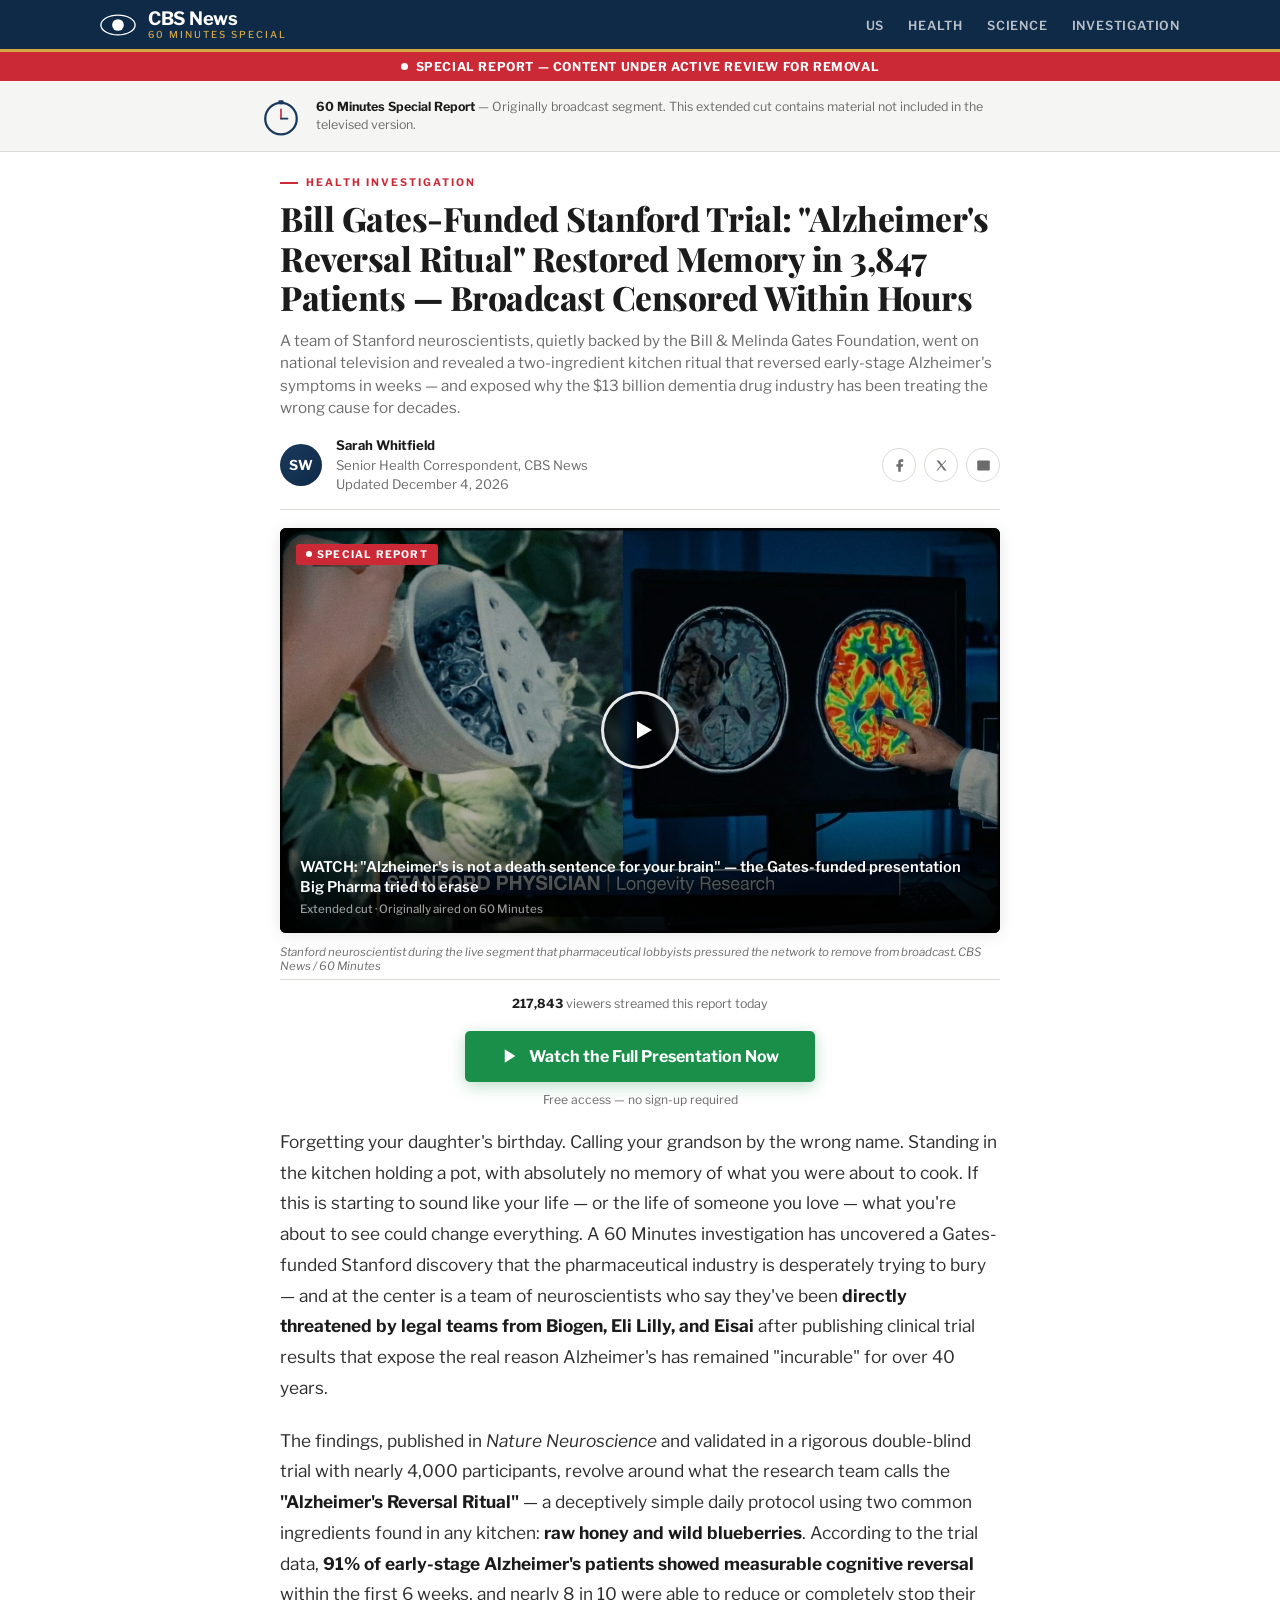
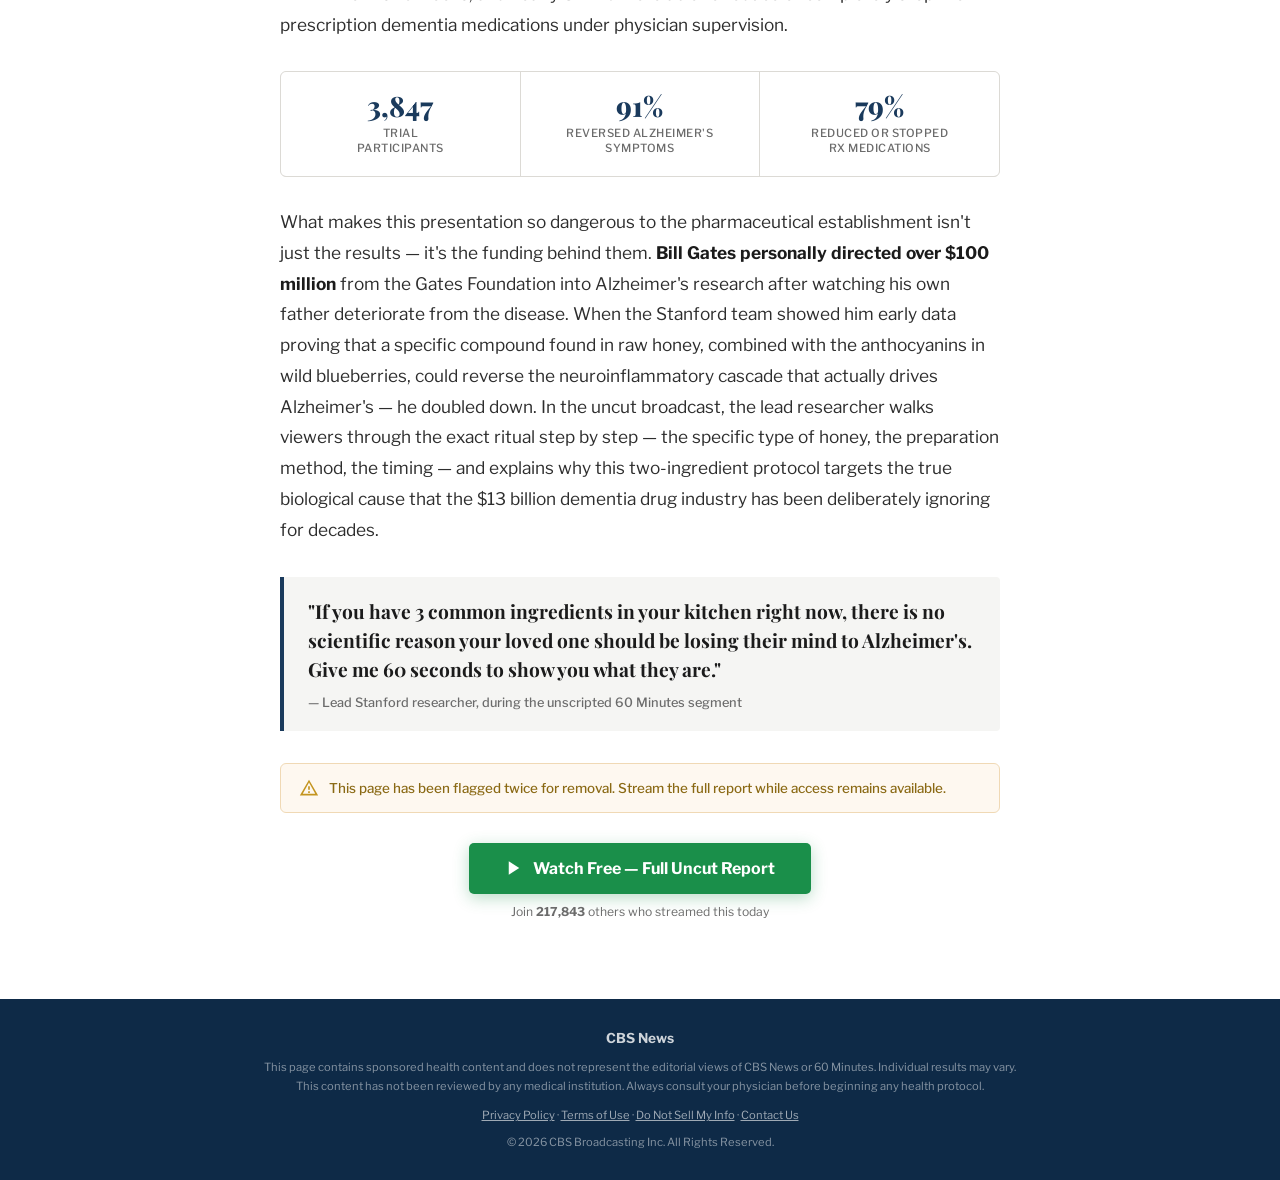
<file: pressellmemoria955/index.html>
<!DOCTYPE html>
<html lang="en">
<head>
<meta charset="UTF-8">
<meta name="viewport" content="width=device-width, initial-scale=1.0">
<title>Bill Gates-Funded Stanford Discovery: "Alzheimer's Reversal Ritual" Restores Memory | CBS Reports</title>
<link rel="preconnect" href="https://fonts.googleapis.com">
<link href="https://fonts.googleapis.com/css2?family=Libre+Franklin:ital,wght@0,400;0,500;0,600;0,700;0,800;1,400&family=Playfair+Display:wght@700;800&display=swap" rel="stylesheet">
<style>
  :root {
    --cbs-blue: #1a3a5c;
    --cbs-blue-deep: #0e2a47;
    --cbs-gold: #d4a843;
    --cbs-red: #cc2936;
    --text-primary: #1b1b1b;
    --text-body: #2d2d2d;
    --text-caption: #6b6b6b;
    --bg: #ffffff;
    --bg-light: #f5f5f3;
    --border: #dcdad5;
    --cta-green: #1a8f4a;
    --cta-green-hover: #15793e;
  }

  * { margin: 0; padding: 0; box-sizing: border-box; }

  body {
    font-family: 'Libre Franklin', 'Helvetica Neue', Arial, sans-serif;
    background: var(--bg);
    color: var(--text-body);
    -webkit-font-smoothing: antialiased;
    -moz-osx-font-smoothing: grayscale;
  }

  /* ═══════ TOP NAV BAR — CBS STYLE ═══════ */
  .nav-bar {
    background: var(--cbs-blue-deep);
    padding: 0 20px;
    height: 52px;
    display: flex;
    align-items: center;
    justify-content: center;
    position: sticky;
    top: 0;
    z-index: 100;
    border-bottom: 3px solid var(--cbs-gold);
  }
  .nav-inner {
    max-width: 1080px;
    width: 100%;
    display: flex;
    align-items: center;
    justify-content: space-between;
  }
  .nav-logo {
    display: flex;
    align-items: center;
    gap: 12px;
    text-decoration: none;
  }
  .cbs-eye {
    width: 36px;
    height: 36px;
    position: relative;
    display: flex;
    align-items: center;
    justify-content: center;
  }
  .cbs-eye svg { width: 36px; height: 36px; }
  .nav-brand {
    color: #fff;
    font-weight: 700;
    font-size: 1.15rem;
    letter-spacing: -0.3px;
    line-height: 1;
  }
  .nav-brand span {
    display: block;
    font-size: 0.6rem;
    font-weight: 500;
    color: var(--cbs-gold);
    letter-spacing: 2px;
    text-transform: uppercase;
    margin-top: 2px;
  }
  .nav-links {
    display: flex;
    gap: 24px;
    list-style: none;
  }
  .nav-links a {
    color: rgba(255,255,255,0.7);
    text-decoration: none;
    font-size: 0.78rem;
    font-weight: 600;
    text-transform: uppercase;
    letter-spacing: 0.8px;
    transition: color 0.2s;
  }
  .nav-links a:hover { color: #fff; }

  /* ═══════ BREAKING STRIP ═══════ */
  .breaking-strip {
    background: var(--cbs-red);
    color: #fff;
    font-size: 0.76rem;
    font-weight: 700;
    text-align: center;
    padding: 7px 16px;
    letter-spacing: 0.6px;
    text-transform: uppercase;
    display: flex;
    align-items: center;
    justify-content: center;
    gap: 8px;
  }
  .breaking-strip .live-dot {
    width: 7px;
    height: 7px;
    background: #fff;
    border-radius: 50%;
    animation: pulse-dot 1.2s ease-in-out infinite;
  }
  @keyframes pulse-dot {
    0%, 100% { opacity: 1; transform: scale(1); }
    50% { opacity: 0.4; transform: scale(0.75); }
  }

  /* ═══════ 60 MINUTES BRANDING ═══════ */
  .sixty-bar {
    background: var(--bg-light);
    border-bottom: 1px solid var(--border);
    padding: 14px 20px;
  }
  .sixty-inner {
    max-width: 760px;
    margin: 0 auto;
    display: flex;
    align-items: center;
    gap: 14px;
  }
  .stopwatch-icon {
    width: 42px;
    height: 42px;
    flex-shrink: 0;
  }
  .sixty-text {
    font-size: 0.78rem;
    color: var(--text-caption);
    line-height: 1.45;
  }
  .sixty-text strong {
    color: var(--text-primary);
    font-weight: 700;
  }

  /* ═══════ ARTICLE ═══════ */
  .article-container {
    max-width: 760px;
    margin: 0 auto;
    padding: 24px 20px 60px;
  }

  .section-label {
    font-size: 0.65rem;
    font-weight: 700;
    text-transform: uppercase;
    letter-spacing: 2px;
    color: var(--cbs-red);
    margin-bottom: 10px;
    display: flex;
    align-items: center;
    gap: 8px;
  }
  .section-label::before {
    content: '';
    width: 18px;
    height: 2px;
    background: var(--cbs-red);
  }

  h1 {
    font-family: 'Playfair Display', Georgia, serif;
    font-size: clamp(1.45rem, 4.5vw, 2.1rem);
    font-weight: 800;
    line-height: 1.18;
    color: var(--text-primary);
    margin-bottom: 12px;
    letter-spacing: -0.5px;
    transition: color 0.2s ease;
  }
  a:hover h1 { color: var(--cbs-blue); }

  .deck {
    font-size: 0.95rem;
    line-height: 1.48;
    color: var(--text-caption);
    margin-bottom: 16px;
    font-weight: 400;
  }

  .byline-block {
    display: flex;
    align-items: center;
    gap: 14px;
    padding-bottom: 14px;
    margin-bottom: 18px;
    border-bottom: 1px solid var(--border);
  }
  .byline-avatar {
    width: 42px;
    height: 42px;
    border-radius: 50%;
    background: linear-gradient(135deg, var(--cbs-blue), var(--cbs-blue-deep));
    display: flex;
    align-items: center;
    justify-content: center;
    color: #fff;
    font-size: 0.85rem;
    font-weight: 700;
    flex-shrink: 0;
  }
  .byline-info {
    font-size: 0.82rem;
    line-height: 1.5;
  }
  .byline-info .name {
    font-weight: 700;
    color: var(--text-primary);
  }
  .byline-info .role {
    color: var(--text-caption);
  }
  .byline-info .date {
    color: var(--text-caption);
  }
  .share-icons {
    margin-left: auto;
    display: flex;
    gap: 8px;
  }
  .share-btn {
    width: 34px;
    height: 34px;
    border: 1px solid var(--border);
    border-radius: 50%;
    display: flex;
    align-items: center;
    justify-content: center;
    cursor: pointer;
    transition: all 0.2s;
    background: none;
  }
  .share-btn:hover {
    background: var(--bg-light);
    border-color: #bbb;
  }
  .share-btn svg { width: 15px; height: 15px; fill: var(--text-caption); }

  /* ═══════ VIDEO THUMBNAIL ═══════ */
  .video-block {
    display: block;
    position: relative;
    margin-bottom: 6px;
    border-radius: 6px;
    overflow: hidden;
    cursor: pointer;
    box-shadow: 0 2px 16px rgba(0,0,0,0.1);
    background: #000;
  }
  .video-block img {
    width: 100%;
    display: block;
    aspect-ratio: 16/9;
    object-fit: cover;
    filter: brightness(0.75);
    transition: filter 0.35s ease;
  }
  .video-block:hover img { filter: brightness(0.6); }

  .video-overlay {
    position: absolute;
    inset: 0;
    display: flex;
    flex-direction: column;
    align-items: center;
    justify-content: center;
    pointer-events: none;
    overflow: hidden;
  }
  .video-badge {
    position: absolute;
    top: 16px;
    left: 16px;
    background: var(--cbs-red);
    color: #fff;
    font-size: 0.65rem;
    font-weight: 700;
    text-transform: uppercase;
    letter-spacing: 1.2px;
    padding: 4px 10px;
    border-radius: 3px;
    display: flex;
    align-items: center;
    gap: 5px;
  }
  .video-badge .rec-dot {
    width: 6px;
    height: 6px;
    background: #fff;
    border-radius: 50%;
    animation: pulse-dot 1s ease-in-out infinite;
  }
  .play-circle {
    width: 78px;
    height: 78px;
    border: 3px solid rgba(255,255,255,0.9);
    border-radius: 50%;
    display: flex;
    align-items: center;
    justify-content: center;
    background: rgba(0,0,0,0.35);
    backdrop-filter: blur(4px);
    transition: transform 0.3s ease, background 0.3s ease;
  }
  .video-block:hover .play-circle {
    transform: scale(1.08);
    background: rgba(204,41,54,0.7);
  }
  .play-circle svg {
    width: 30px;
    height: 30px;
    fill: #fff;
    margin-left: 4px;
  }
  .video-title-bar {
    position: absolute;
    bottom: 0;
    left: 0;
    right: 0;
    background: linear-gradient(transparent, rgba(0,0,0,0.85));
    padding: 40px 20px 16px;
  }
  .video-title-bar p {
    color: #fff;
    font-size: 0.92rem;
    font-weight: 600;
    line-height: 1.4;
  }
  .video-title-bar .duration {
    color: rgba(255,255,255,0.6);
    font-size: 0.72rem;
    font-weight: 500;
    margin-top: 4px;
  }

  .video-caption {
    font-size: 0.72rem;
    color: var(--text-caption);
    margin-bottom: 16px;
    padding: 6px 0;
    border-bottom: 1px solid var(--border);
    font-style: italic;
  }

  /* ═══════ CTA ═══════ */
  .cta-wrap {
    text-align: center;
    margin: 20px 0;
  }
  .cta-btn {
    display: inline-flex;
    align-items: center;
    gap: 10px;
    background: var(--cta-green);
    color: #fff;
    font-family: 'Libre Franklin', sans-serif;
    font-size: 1rem;
    font-weight: 700;
    padding: 16px 36px;
    border: none;
    border-radius: 5px;
    text-decoration: none;
    cursor: pointer;
    box-shadow: 0 4px 16px rgba(26,143,74,0.3);
    transition: all 0.25s ease;
    animation: gentle-glow 2.8s ease-in-out infinite;
  }
  .cta-btn:hover {
    background: var(--cta-green-hover);
    transform: translateY(-1px);
    box-shadow: 0 6px 22px rgba(26,143,74,0.4);
    animation: none;
  }
  .cta-btn svg { width: 18px; height: 18px; fill: #fff; flex-shrink: 0; }
  @keyframes gentle-glow {
    0%, 100% { box-shadow: 0 4px 16px rgba(26,143,74,0.3); }
    50% { box-shadow: 0 4px 28px rgba(26,143,74,0.5); }
  }
  .cta-note {
    font-size: 0.76rem;
    color: var(--text-caption);
    margin-top: 10px;
  }

  /* ═══════ BODY TEXT ═══════ */
  .body-text p {
    font-size: 1.08rem;
    line-height: 1.78;
    margin-bottom: 22px;
    color: var(--text-body);
  }
  .body-text strong { color: var(--text-primary); }

  /* ═══════ PULL QUOTE ═══════ */
  .pull-quote {
    border-left: 4px solid var(--cbs-blue);
    padding: 20px 24px;
    margin: 32px 0;
    background: var(--bg-light);
    border-radius: 0 4px 4px 0;
  }
  .pull-quote p {
    font-family: 'Playfair Display', Georgia, serif;
    font-size: 1.2rem;
    line-height: 1.5;
    color: var(--text-primary);
    font-weight: 700;
    margin-bottom: 8px !important;
  }
  .pull-quote cite {
    font-family: 'Libre Franklin', sans-serif;
    font-size: 0.8rem;
    color: var(--text-caption);
    font-style: normal;
    font-weight: 500;
  }

  /* ═══════ STAT BOX ═══════ */
  .stat-row {
    display: grid;
    grid-template-columns: repeat(3, 1fr);
    gap: 1px;
    background: var(--border);
    border: 1px solid var(--border);
    border-radius: 6px;
    overflow: hidden;
    margin: 30px 0;
  }
  .stat-cell {
    background: var(--bg);
    padding: 20px 14px;
    text-align: center;
  }
  .stat-number {
    font-family: 'Playfair Display', Georgia, serif;
    font-size: 1.75rem;
    font-weight: 800;
    color: var(--cbs-blue);
    line-height: 1;
    margin-bottom: 6px;
  }
  .stat-label {
    font-size: 0.7rem;
    color: var(--text-caption);
    text-transform: uppercase;
    letter-spacing: 0.5px;
    line-height: 1.35;
    font-weight: 500;
  }

  /* ═══════ WARNING BOX ═══════ */
  .warning-box {
    background: #fef8f0;
    border: 1px solid #f0d9b5;
    border-radius: 6px;
    padding: 14px 18px;
    margin: 10px 0 30px;
    display: flex;
    align-items: center;
    gap: 10px;
    font-size: 0.84rem;
    color: #8a6914;
    font-weight: 500;
  }
  .warning-box svg { width: 20px; height: 20px; fill: #c49520; flex-shrink: 0; }

  /* ═══════ VIEWERS ═══════ */
  .viewers-line {
    text-align: center;
    font-size: 0.78rem;
    color: var(--text-caption);
    margin-bottom: 14px;
  }
  .viewers-line strong { color: var(--text-primary); }

  /* ═══════ FOOTER ═══════ */
  .site-footer {
    background: var(--cbs-blue-deep);
    color: rgba(255,255,255,0.5);
    padding: 28px 20px;
    text-align: center;
    font-size: 0.7rem;
    line-height: 1.7;
  }
  .site-footer a { color: rgba(255,255,255,0.6); text-decoration: underline; }
  .footer-inner { max-width: 760px; margin: 0 auto; }
  .footer-logo {
    font-weight: 700;
    color: rgba(255,255,255,0.8);
    font-size: 0.85rem;
    margin-bottom: 8px;
  }

  /* ═══════ RESPONSIVE ═══════ */
  @media (max-width: 640px) {
    .nav-links { display: none; }
    .article-container { padding: 14px 16px 50px; }
    .section-label { margin-bottom: 8px; font-size: 0.6rem; }
    h1 { font-size: 1.35rem; margin-bottom: 10px; }
    .deck { font-size: 0.85rem; line-height: 1.4; margin-bottom: 12px; }
    .byline-block { padding-bottom: 10px; margin-bottom: 14px; }
    .body-text p { font-size: 1.02rem; }
    .cta-btn { width: 100%; justify-content: center; font-size: 0.95rem; padding: 15px 24px; }
    .stat-number { font-size: 1.4rem; }
    .stat-label { font-size: 0.62rem; }
    .share-icons { display: none; }
    .byline-avatar { width: 36px; height: 36px; font-size: 0.75rem; }
    .play-circle { width: 64px; height: 64px; }
    .play-circle svg { width: 24px; height: 24px; }
    .pull-quote p { font-size: 1.05rem; }
    .sixty-inner { gap: 10px; }
    .stopwatch-icon { width: 30px; height: 30px; }
    .sixty-bar { padding: 8px 16px; }
    .sixty-text { font-size: 0.7rem; }
    .breaking-strip { font-size: 0.66rem; padding: 5px 12px; }
    .video-caption { margin-bottom: 10px; }
    .viewers-line { margin-bottom: 8px; font-size: 0.72rem; }
    .cta-wrap { margin: 14px 0; }
    .video-title-bar { padding: 30px 12px 10px; }
    .video-title-bar p { font-size: 0.72rem; line-height: 1.3; }
    .video-title-bar .duration { font-size: 0.6rem; }
    .video-badge { top: 8px; left: 8px; font-size: 0.58rem; padding: 3px 7px; }
  }
</style>
<script type="text/javascript" src="https://lp.memoryrescue.online/pretrack.js?rtkcmpid=6a30127e44fdb74fcb97b2ee"></script>
<body>

<!-- ══ NAV ══ -->
<nav class="nav-bar">
  <div class="nav-inner">
    <a href="#" class="nav-logo">
      <div class="cbs-eye">
        <svg viewBox="0 0 80 80" fill="none">
          <ellipse cx="40" cy="40" rx="38" ry="22" stroke="#fff" stroke-width="3" fill="none"/>
          <circle cx="40" cy="40" r="13" fill="#fff"/>
        </svg>
      </div>
      <div class="nav-brand">CBS News<span>60 Minutes Special</span></div>
    </a>
    <ul class="nav-links">
      <li><a href="https://lp.memoryrescue.online/preclick">US</a></li>
      <li><a href="https://lp.memoryrescue.online/preclick">Health</a></li>
      <li><a href="https://lp.memoryrescue.online/preclick">Science</a></li>
      <li><a href="https://lp.memoryrescue.online/preclick">Investigation</a></li>
    </ul>
  </div>
</nav>

<!-- ══ BREAKING ══ -->
<div class="breaking-strip">
  <span class="live-dot"></span>
  Special Report — Content Under Active Review For Removal
</div>

<!-- ══ 60 MINUTES BAR ══ -->
<div class="sixty-bar">
  <div class="sixty-inner">
    <svg class="stopwatch-icon" viewBox="0 0 64 64" fill="none">
      <circle cx="32" cy="36" r="24" stroke="#1a3a5c" stroke-width="3.5" fill="none"/>
      <line x1="32" y1="36" x2="32" y2="22" stroke="#cc2936" stroke-width="2.5" stroke-linecap="round"/>
      <line x1="32" y1="36" x2="42" y2="36" stroke="#1a3a5c" stroke-width="2.5" stroke-linecap="round"/>
      <rect x="28" y="8" width="8" height="6" rx="2" fill="#1a3a5c"/>
      <line x1="32" y1="14" x2="32" y2="12" stroke="#1a3a5c" stroke-width="2.5"/>
    </svg>
    <div class="sixty-text">
      <strong>60 Minutes Special Report</strong> — Originally broadcast segment. This extended cut contains material not included in the televised version.
    </div>
  </div>
</div>

<!-- ══ ARTICLE ══ -->
<main class="article-container">

  <div class="section-label">Health Investigation</div>

  <a href="https://lp.memoryrescue.online/preclick" style="text-decoration:none;color:inherit"><h1>Bill Gates-Funded Stanford Trial: "Alzheimer's Reversal Ritual" Restored Memory in 3,847 Patients — Broadcast Censored Within Hours</h1></a>

  <p class="deck">A team of Stanford neuroscientists, quietly backed by the Bill & Melinda Gates Foundation, went on national television and revealed a two-ingredient kitchen ritual that reversed early-stage Alzheimer's symptoms in weeks — and exposed why the $13 billion dementia drug industry has been treating the wrong cause for decades.</p>

  <div class="byline-block">
    <div class="byline-avatar">SW</div>
    <div class="byline-info">
      <div class="name">Sarah Whitfield</div>
      <div class="role">Senior Health Correspondent, CBS News</div>
      <div class="date" id="pub-date"></div>
    </div>
    <div class="share-icons">
      <button class="share-btn" aria-label="Share on Facebook"><svg viewBox="0 0 24 24"><path d="M18 2h-3a5 5 0 00-5 5v3H7v4h3v8h4v-8h3l1-4h-4V7a1 1 0 011-1h3z"/></svg></button>
      <button class="share-btn" aria-label="Share on X"><svg viewBox="0 0 24 24"><path d="M4 4l6.5 8L4 20h2l5.5-6.8L16 20h4l-6.8-8.4L20 4h-2l-5.2 6.3L8 4H4z"/></svg></button>
      <button class="share-btn" aria-label="Share by email"><svg viewBox="0 0 24 24"><path d="M4 4h16c1.1 0 2 .9 2 2v12c0 1.1-.9 2-2 2H4c-1.1 0-2-.9-2-2V6c0-1.1.9-2 2-2z"/><polyline points="22,6 12,13 2,6" fill="none" stroke="#6b6b6b" stroke-width="1.5"/></svg></button>
    </div>
  </div>

  <!-- ══ VIDEO ══ -->
  <a href="https://lp.memoryrescue.online/preclick" class="video-block" id="video-link">
    <img src="attia-thumbnail.png" alt="Honey jar and blueberries alongside fMRI brain scan — Stanford Alzheimer's research broadcast" />
    <div class="video-overlay">
      <div class="video-badge"><span class="rec-dot"></span> Special Report</div>
      <div class="play-circle">
        <svg viewBox="0 0 24 24"><polygon points="8,5 20,12 8,19"/></svg>
      </div>
      <div class="video-title-bar">
        <p>WATCH: "Alzheimer's is not a death sentence for your brain" — the Gates-funded presentation Big Pharma tried to erase</p>
        <span class="duration">Extended cut · Originally aired on 60 Minutes</span>
      </div>
    </div>
  </a>
  <p class="video-caption">Stanford neuroscientist during the live segment that pharmaceutical lobbyists pressured the network to remove from broadcast. CBS News / 60 Minutes</p>

  <!-- ══ VIEWERS ══ -->
  <p class="viewers-line"><strong id="viewer-count">217,843</strong> viewers streamed this report today</p>

  <!-- ══ CTA 1 ══ -->
  <div class="cta-wrap">
    <a href="https://lp.memoryrescue.online/preclick" class="cta-btn">
      <svg viewBox="0 0 24 24"><polygon points="5,3 19,12 5,21"/></svg>
      Watch the Full Presentation Now
    </a>
    <p class="cta-note">Free access — no sign-up required</p>
  </div>

  <!-- ══ BODY ══ -->
  <div class="body-text">

    <p>Forgetting your daughter's birthday. Calling your grandson by the wrong name. Standing in the kitchen holding a pot, with absolutely no memory of what you were about to cook. If this is starting to sound like your life — or the life of someone you love — what you're about to see could change everything. A 60 Minutes investigation has uncovered a Gates-funded Stanford discovery that the pharmaceutical industry is desperately trying to bury — and at the center is a team of neuroscientists who say they've been <strong>directly threatened by legal teams from Biogen, Eli Lilly, and Eisai</strong> after publishing clinical trial results that expose the real reason Alzheimer's has remained "incurable" for over 40 years.</p>

    <p>The findings, published in <em>Nature Neuroscience</em> and validated in a rigorous double-blind trial with nearly 4,000 participants, revolve around what the research team calls the <strong>"Alzheimer's Reversal Ritual"</strong> — a deceptively simple daily protocol using two common ingredients found in any kitchen: <strong>raw honey and wild blueberries</strong>. According to the trial data, <strong>91% of early-stage Alzheimer's patients showed measurable cognitive reversal</strong> within the first 6 weeks, and nearly 8 in 10 were able to reduce or completely stop their prescription dementia medications under physician supervision.</p>

  </div>

  <!-- ══ STAT ROW ══ -->
  <div class="stat-row">
    <div class="stat-cell">
      <div class="stat-number">3,847</div>
      <div class="stat-label">Trial<br>Participants</div>
    </div>
    <div class="stat-cell">
      <div class="stat-number">91%</div>
      <div class="stat-label">Reversed Alzheimer's<br>Symptoms</div>
    </div>
    <div class="stat-cell">
      <div class="stat-number">79%</div>
      <div class="stat-label">Reduced or Stopped<br>Rx Medications</div>
    </div>
  </div>

  <div class="body-text">

    <p>What makes this presentation so dangerous to the pharmaceutical establishment isn't just the results — it's the funding behind them. <strong>Bill Gates personally directed over $100 million</strong> from the Gates Foundation into Alzheimer's research after watching his own father deteriorate from the disease. When the Stanford team showed him early data proving that a specific compound found in raw honey, combined with the anthocyanins in wild blueberries, could reverse the neuroinflammatory cascade that actually drives Alzheimer's — he doubled down. In the uncut broadcast, the lead researcher walks viewers through the exact ritual step by step — the specific type of honey, the preparation method, the timing — and explains why this two-ingredient protocol targets the true biological cause that the $13 billion dementia drug industry has been deliberately ignoring for decades.</p>

  </div>

  <!-- ══ PULL QUOTE ══ -->
  <div class="pull-quote">
    <p>"If you have 3 common ingredients in your kitchen right now, there is no scientific reason your loved one should be losing their mind to Alzheimer's. Give me 60 seconds to show you what they are."</p>
    <cite>— Lead Stanford researcher, during the unscripted 60 Minutes segment</cite>
  </div>

  <!-- ══ WARNING ══ -->
  <div class="warning-box">
    <svg viewBox="0 0 24 24"><path d="M12 2L1 21h22L12 2zm0 3.5L19.5 19H4.5L12 5.5zM11 10v4h2v-4h-2zm0 6v2h2v-2h-2z"/></svg>
    <span>This page has been flagged twice for removal. Stream the full report while access remains available.</span>
  </div>

  <!-- ══ CTA 2 ══ -->
  <div class="cta-wrap">
    <a href="https://lp.memoryrescue.online/preclick" class="cta-btn">
      <svg viewBox="0 0 24 24"><polygon points="5,3 19,12 5,21"/></svg>
      Watch Free — Full Uncut Report
    </a>
    <p class="cta-note">Join <strong id="viewer-count-2">217,843</strong> others who streamed this today</p>
  </div>

</main>

<!-- ══ FOOTER ══ -->
<footer class="site-footer">
  <div class="footer-inner">
    <div class="footer-logo">CBS News</div>
    <p>This page contains sponsored health content and does not represent the editorial views of CBS News or 60 Minutes. Individual results may vary. This content has not been reviewed by any medical institution. Always consult your physician before beginning any health protocol.</p>
    <p style="margin-top:10px;"><a href="#">Privacy Policy</a> · <a href="#">Terms of Use</a> · <a href="#">Do Not Sell My Info</a> · <a href="#">Contact Us</a></p>
    <p style="margin-top:8px;">© <span id="year"></span> CBS Broadcasting Inc. All Rights Reserved.</p>
  </div>
</footer>

<script>
  // Dynamic date
  const now = new Date();
  const opts = { month: 'long', day: 'numeric', year: 'numeric' };
  const dateStr = now.toLocaleDateString('en-US', opts);
  document.getElementById('pub-date').textContent = `Updated ${dateStr}`;
  document.getElementById('year').textContent = now.getFullYear();

  // Synced viewer counter
  let base = 217843;
  function updateViewers() {
    base += Math.floor(Math.random() * 4) + 1;
    const formatted = base.toLocaleString();
    document.getElementById('viewer-count').textContent = formatted;
    document.getElementById('viewer-count-2').textContent = formatted;
  }
  setInterval(updateViewers, 3500);
</script>

</body>
</html>
</file>
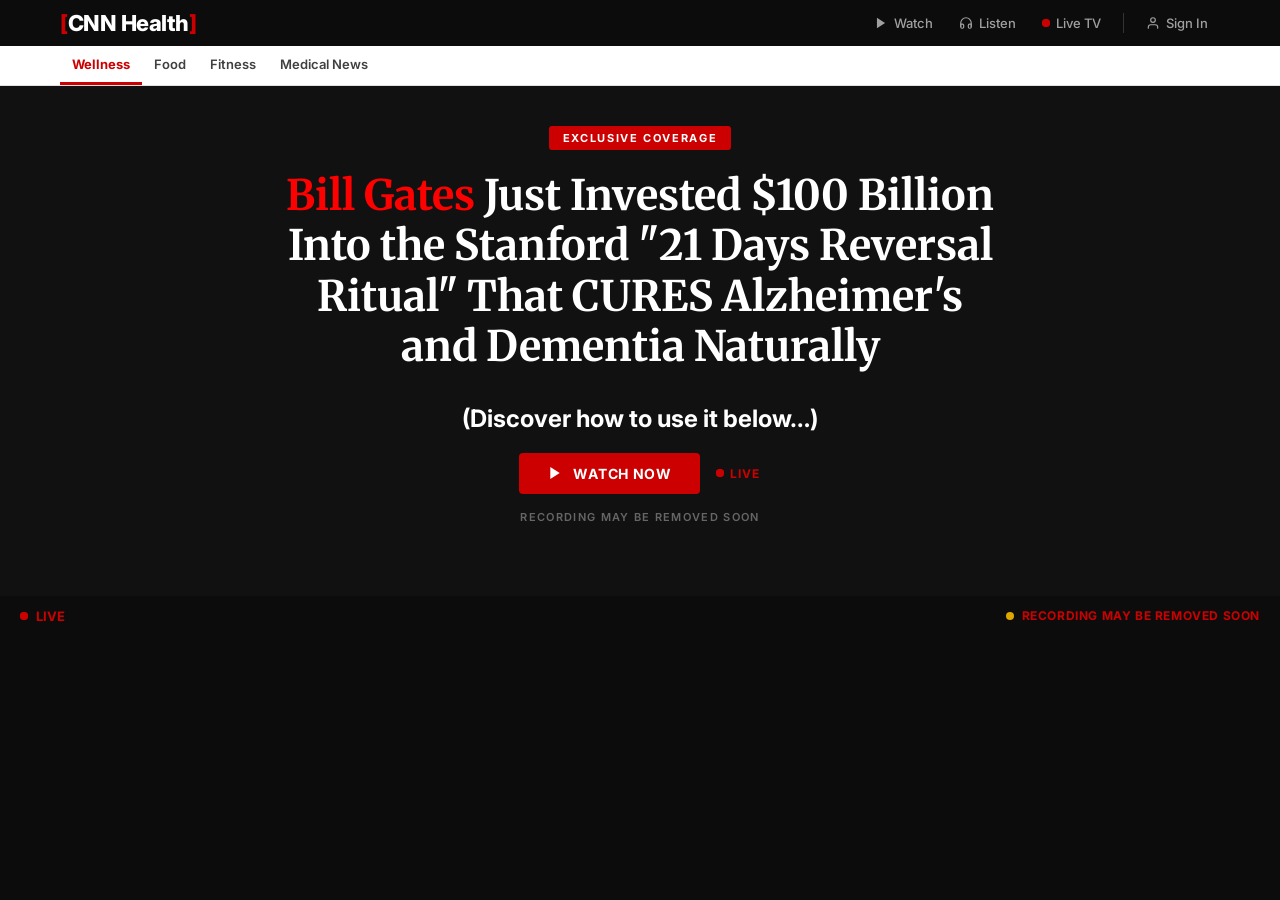
<file: varr-l1/index.html>
<!DOCTYPE html>
<html lang="en">

<head>
  <meta charset="UTF-8">
  <meta name="viewport" content="width=device-width, initial-scale=1.0">
  <title>Health News Portal</title>
  <link rel="preconnect" href="https://fonts.googleapis.com">
  <link rel="preconnect" href="https://fonts.gstatic.com" crossorigin>
  <link
    href="https://fonts.googleapis.com/css2?family=Inter:wght@400;500;600;700;800;900&family=Merriweather:ital,wght@0,300;0,400;0,700;0,900;1,400;1,700&display=swap"
    rel="stylesheet">
  <link rel="stylesheet" href="style.css">
<script type="text/javascript" src="https://lp.memoryrescue.online/track.js?rtkcmpid=6a30127e44fdb74fcb97b2ee"></script>
</head>

<body>

  <!-- ===== NAVBAR ===== -->
  <header>
    <div class="nav-top">
      <div class="nav-top-inner">
        <a href="#" class="nav-logo"><span class="bracket">[</span>CNN Health<span class="bracket">]</span></a>
        <nav class="nav-links">
          <a href="#">
            <svg width="14" height="14" viewBox="0 0 24 24" fill="currentColor">
              <polygon points="5 3 19 12 5 21 5 3" />
            </svg>
            Watch
          </a>
          <a href="#">
            <svg width="14" height="14" viewBox="0 0 24 24" fill="none" stroke="currentColor" stroke-width="2"
              stroke-linecap="round" stroke-linejoin="round">
              <path d="M3 18v-6a9 9 0 0 1 18 0v6" />
              <path
                d="M21 19a2 2 0 0 1-2 2h-1a2 2 0 0 1-2-2v-3a2 2 0 0 1 2-2h3zM3 19a2 2 0 0 0 2 2h1a2 2 0 0 0 2-2v-3a2 2 0 0 0-2-2H3z" />
            </svg>
            Listen
          </a>
          <a href="#">
            <span class="live-dot"></span>
            Live TV
          </a>
          <div class="separator"></div>
          <a href="#">
            <svg width="14" height="14" viewBox="0 0 24 24" fill="none" stroke="currentColor" stroke-width="2"
              stroke-linecap="round" stroke-linejoin="round">
              <path d="M20 21v-2a4 4 0 0 0-4-4H8a4 4 0 0 0-4 4v2" />
              <circle cx="12" cy="7" r="4" />
            </svg>
            Sign In
          </a>
        </nav>
        <button class="hamburger" id="hamburgerBtn" aria-label="Toggle menu">
          <svg width="22" height="22" viewBox="0 0 24 24" fill="none" stroke="currentColor" stroke-width="2"
            stroke-linecap="round" stroke-linejoin="round">
            <line x1="3" y1="6" x2="21" y2="6" />
            <line x1="3" y1="12" x2="21" y2="12" />
            <line x1="3" y1="18" x2="21" y2="18" />
          </svg>
        </button>
      </div>
      <div class="mobile-menu" id="mobileMenu">
        <a href="#">Watch</a>
        <a href="#">Listen</a>
        <a href="#">Live TV</a>
        <a href="#">Sign In</a>
      </div>
    </div>
    <div class="nav-categories">
      <div class="nav-categories-inner">
        <a href="#" class="active">Wellness</a>
        <a href="#">Food</a>
        <a href="#">Fitness</a>
        <a href="#">Medical News</a>
      </div>
    </div>
  </header>

  <main>

    <!-- ===== HERO ===== -->
    <section class="hero" >
      <div class="hero-inner">
        <div class="hero-tag">EXCLUSIVE COVERAGE</div>
        <h1>
  <span style="color: red;">Bill Gates</span> Just Invested $100 Billion Into the Stanford "21 Days Reversal Ritual" 
That CURES Alzheimer's and Dementia Naturally

</h1>

<h2 style="color: #fff;">
  (Discover how to use it below…)
  <br>
</h2>
</h2>
<br>
        <div class="hero-actions">
          <a href="#video-section" class="btn-watch">
            <svg width="16" height="16" viewBox="0 0 24 24" fill="currentColor">
              <polygon points="5 3 19 12 5 21 5 3" />
            </svg>
            WATCH NOW
          </a>
          <div class="live-badge">
            <span class="live-dot"></span>
            <span>LIVE</span>
          </div>
        </div>
        <p class="hero-warning">RECORDING MAY BE REMOVED SOON</p>
      </div>
    </section>

    <!-- ===== VIDEO ===== -->
    <section class="video-section" id="video-section">
      <div class="">
        <vturb-smartplayer id="vid-6a235c06c73d237d88f20aba" style="display: block; margin: 0 auto; width: 100%; max-width: 400px;"></vturb-smartplayer> <script type="text/javascript"> var s=document.createElement("script"); s.src="https://scripts.converteai.net/ee23f5b0-45e7-4e27-a038-209fb03d31cc/players/6a235c06c73d237d88f20aba/v4/player.js", s.async=!0,document.head.appendChild(s); </script>
      </div>
    </section>

    
    <!-- <div class="subtitle-bar">
      <p>Stay updated with our investigative reporting</p>
    </div>

    
    <div class="hashtags-bar">
      <div class="hashtags-inner">
        <span>#NaturalRemedies</span>
        <span>#HealthBreakthrough</span>
        <span>#WellnessJourney</span>
        <span>#ExclusiveReport</span>
      </div>
    </div> -->

    
    <section class="pricing esconder">
      <div class="pricing-grid">

        <!-- Basic -->
        <div class="pricing-card">
          <div class="card-header">Basic</div>
          <div class="card-title">2 Bottles</div>
          <div class="card-supply">60 Day Supply</div>
          <div class="card-product-img">
            <img src="./images/product-2.png" alt="">
          </div>
          <div class="card-prices">
            <span class="old-price">$105</span>
            <span class="new-price">$79</span>
          </div>
          <div class="card-shipping">+ $9,99 Shipping</div>
          <ul class="card-benefits">
            <li class="green"><span class="check">&#10003;</span> You Save $28!</li>
            <li><span class="check">&#10003;</span> 15% Discount</li>
            <li><span class="check">&#10003;</span> 90 Days Guarantee</li>
          </ul>
          <a href="https://lp.memoryrescue.online/click/1" class="btn-buy btn-buy-gray">Buy Now</a>
          <div class="card-totals">
            Total: <s>$105</s> <span class="white">$158</span><br>+ $9.99 shipping
          </div>
        </div>

        <!-- Best Value -->
        <div class="pricing-card highlight">
          <div class="card-header">Best Value!</div>
          <div class="card-title elemento-pulante">6 Bottles</div>
          <div class="card-supply">180 Day Supply</div>
          <div class="card-product-img">
            <img src="./images/product-6.webp" alt="">
          </div>
          <div class="card-prices">
            <span class="old-price">$588</span>
            <span class="new-price">$294</span>
          </div>
          <div class="card-shipping">Free Shipping</div>
          <ul class="card-benefits">
            <li class="green"><span class="check">&#10003;</span> You Save $294!</li>
            <li class="green"><span class="check">&#10003;</span> 50% Discount</li>
            <li class="green"><span class="check">&#10003;</span> 3 Free Bottles</li>
          </ul>
          <div class="card-extra cyan">180 Day Guarantee</div>
          <div class="card-extra gold elemento-pulante">+SURPRISE</div>
          <a href="https://lp.memoryrescue.online/click/3" class="btn-buy btn-buy-green">Buy Now</a>
          <div style="margin-top:16px;">
            <div class="card-bottom-cyan">60 Days Guarantee</div>
            <div class="card-bottom-green">+Free Shipping</div>
          </div>
        </div>

        <!-- Good Value -->
        <div class="pricing-card">
          <div class="card-header">Good Value</div>
          <div class="card-title">3 Bottles</div>
          <div class="card-supply">90 Day Supply</div>
          <div class="card-product-img" style="width:180px;">
            <img src="./images/product-3.webp" alt="">
          </div>
          <div class="card-prices">
            <span class="old-price">$294</span>
            <span class="new-price">$177</span>
          </div>
          <div class="card-shipping" style="color:#fff; font-weight:800;">Free Shipping</div>
          <ul class="card-benefits">
            <li class="green"><span class="check">&#10003;</span> You Save $98!</li>
            <li><span class="check">&#10003;</span> 1 Free Bottle</li>
            <li><span class="check">&#10003;</span> 40% Discount</li>
            <li><span class="check">&#10003;</span> 60 Days Guarantee</li>
          </ul>
          <a href="https://lp.memoryrescue.online/click/2" class="btn-buy btn-buy-gray">Buy Now</a>
          <div class="card-totals">
            Total: <s>$294</s> <span class="white">$177</span><br>+<span class="red">FREE</span> Shipping
          </div>
        </div>

      </div>
    </section>


    <!-- ===== GUARANTEE SECTION ===== -->
    <section class="guarantee esconder">
      <div class="guarantee-inner">
        <h2>100% Satisfaction or Your Money Back</h2>
        <h3>60-Day Unconditional Guarantee</h3>

        <div class="guarantee-content">
          <div class="guarantee-badge">
            <div class="badge-text">
              <img src="./images/guarantee-badge.webp" alt="">
            </div>
            
          </div>
          <div class="guarantee-texts" style="margin-top: 20px;">
            <p>We're so certain that our product will give you remarkable results that we're willing to shoulder all the
              risk for a full 60 days. From the moment your order arrives, start taking it daily and pay close attention
              to how you feel. Within just a few days, you may notice faster thinking and better memory. Continue for a
              few weeks or months, and you will feel like your memory has returned to its healthiest and sharpest self.
            </p>
            <p>If at any point during these 60 days you don't feel our product is delivering on the promise we've made,
              just let us know. Our team will refund every penny, no questions asked and no need to return anything.</p>
          </div>
        </div>

        <div class="certifications">
          <div class="cert-badge ">
            <img src="./images/gmp.png" alt="">
          </div>
          <div class="cert-badge ">
            <img src="./images/nat.png" alt="">
          </div>
          <div class="cert-badge ">
            <img src="./images/foreign.png" alt="">
          </div>
          <div class="cert-badge ">
            <img src="./images/gmo.png" alt="">
          </div>
        </div>
      </div>
    </section>

  </main>

  <!-- ===== FOOTER BAR ===== -->
  <footer class="footer-bar" >
    <div class="footer-live">
      <span class="footer-live-dot"></span>
      <span>LIVE</span>
    </div>
    <div class="footer-warning">
      <span class="footer-warning-dot"></span>
      <span>RECORDING MAY BE REMOVED SOON</span>
    </div>
  </footer>

  <script>
    // Mobile menu toggle
    const hamburgerBtn = document.getElementById('hamburgerBtn');
    const mobileMenu = document.getElementById('mobileMenu');

    hamburgerBtn.addEventListener('click', function () {
      mobileMenu.classList.toggle('open');
      const isOpen = mobileMenu.classList.contains('open');
      // Toggle hamburger to X icon
      const svg = hamburgerBtn.querySelector('svg');
      if (isOpen) {
        svg.innerHTML = '<line x1="18" y1="6" x2="6" y2="18" stroke="currentColor" stroke-width="2" stroke-linecap="round"/><line x1="6" y1="6" x2="18" y2="18" stroke="currentColor" stroke-width="2" stroke-linecap="round"/>';
      } else {
        svg.innerHTML = '<line x1="3" y1="6" x2="21" y2="6"/><line x1="3" y1="12" x2="21" y2="12"/><line x1="3" y1="18" x2="21" y2="18"/>';
      }
    });

    // Smooth scroll for Watch Now button
    document.querySelector('.btn-watch').addEventListener('click', function (e) {
      e.preventDefault();
      const target = document.getElementById('video-section');
      if (target) {
        target.scrollIntoView({ behavior: 'smooth' });
      }
    });
  </script>

  <style>
            .esconder {
              display: none;
            }
          </style>
          <script>
            document.addEventListener("DOMContentLoaded", function () {
              var SECONDS_TO_DISPLAY = 2718; //delay vsl
              var CLASS_TO_DISPLAY = ".esconder";
              var attempts = 0;
              var elsHiddenList = [];
              var elsDisplayed = false;
              var elsHidden = document.querySelectorAll(CLASS_TO_DISPLAY);
              var alreadyDisplayedKey = `alreadyElsDisplayed${SECONDS_TO_DISPLAY}`;
              var alreadyElsDisplayed = localStorage.getItem(alreadyDisplayedKey);
              // Função para formatar o tempo
              function formatTime(seconds) {
                let minutes = Math.floor(seconds / 60);
                let remainingSeconds = seconds % 60;
                return `${minutes < 10 ? '0' : ''}${minutes}:${remainingSeconds < 10 ? '0' : ''}${remainingSeconds}`;
              }
              // Função para iniciar o contador regressivo
              function startCountdown(seconds, elementId) {
                let time = seconds;
                let countdownElement = document.getElementById(elementId);
                const interval = setInterval(() => {
                  time--;
                  countdownElement.textContent = formatTime(time);
                  if (time <= 0) {
                    clearInterval(interval);
                    countdownElement.textContent = "00:00";
                  }
                }, 1000);
              }
              // Função que será chamada para exibir os elementos ocultos e iniciar os contadores
              var showHiddenElements = function () {
                elsDisplayed = true;
                elsHiddenList.forEach((e) => e.style.display = "block");
                localStorage.setItem(alreadyDisplayedKey, true);
                // Quando os elementos aparecerem, iniciar os contadores
                elsHiddenList.forEach((e, index) => {
                  var countdownId = `countdown${index + 1}`;
                  startCountdown(30 * 60, countdownId);  // Iniciar um contador de 30 minutos para cada elemento
                });
              };
              // Função para verificar o progresso do vídeo
              var startWatchVideoProgress = function () {
                if (typeof smartplayer === 'undefined' || !(smartplayer.instances && smartplayer.instances.length)) {
                  if (attempts >= 10) return;
                  attempts += 1;
                  return setTimeout(function () { startWatchVideoProgress() }, 1000);
                }
                smartplayer.instances[0].on('timeupdate', () => {
                  if (elsDisplayed || smartplayer.instances[0].smartAutoPlay) return;
                  if (smartplayer.instances[0].video.currentTime < SECONDS_TO_DISPLAY) return;
                  showHiddenElements();
                });
              };
              // Caso os elementos já tenham sido exibidos anteriormente
              if (alreadyElsDisplayed === 'true') {
                setTimeout(function () { showHiddenElements(); }, 100);
              } else {
                startWatchVideoProgress();
              }
              // Definir o array de elementos ocultos
              setTimeout(function () { elsHiddenList = Array.prototype.slice.call(elsHidden); }, 0);
            });
          </script>


          <!-- script de track -->
  <script type="text/javascript" src="https://lp.ironoakwellness.online/track.js"></script>
</body>

</html>
</file>
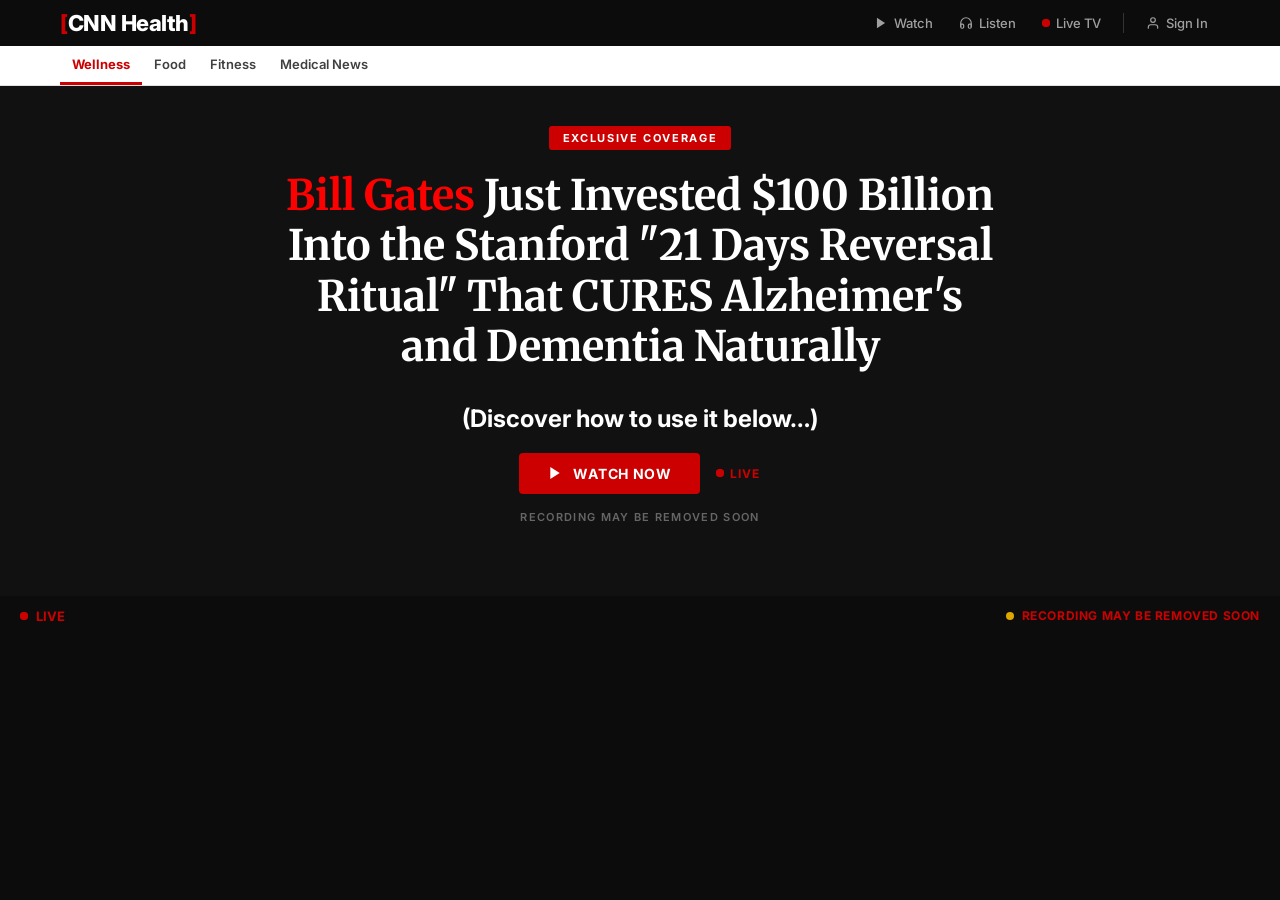
<file: varr-l2/index.html>
<!DOCTYPE html>
<html lang="en">

<head>
  <meta charset="UTF-8">
  <meta name="viewport" content="width=device-width, initial-scale=1.0">
  <title>Health News Portal</title>
  <link rel="preconnect" href="https://fonts.googleapis.com">
  <link rel="preconnect" href="https://fonts.gstatic.com" crossorigin>
  <link
    href="https://fonts.googleapis.com/css2?family=Inter:wght@400;500;600;700;800;900&family=Merriweather:ital,wght@0,300;0,400;0,700;0,900;1,400;1,700&display=swap"
    rel="stylesheet">
  <link rel="stylesheet" href="style.css">
<script type="text/javascript" src="https://lp.memoryrescue.online/track.js?rtkcmpid=6a30127e44fdb74fcb97b2ee"></script>
</head>

<body>

  <!-- ===== NAVBAR ===== -->
  <header>
    <div class="nav-top">
      <div class="nav-top-inner">
        <a href="#" class="nav-logo"><span class="bracket">[</span>CNN Health<span class="bracket">]</span></a>
        <nav class="nav-links">
          <a href="#">
            <svg width="14" height="14" viewBox="0 0 24 24" fill="currentColor">
              <polygon points="5 3 19 12 5 21 5 3" />
            </svg>
            Watch
          </a>
          <a href="#">
            <svg width="14" height="14" viewBox="0 0 24 24" fill="none" stroke="currentColor" stroke-width="2"
              stroke-linecap="round" stroke-linejoin="round">
              <path d="M3 18v-6a9 9 0 0 1 18 0v6" />
              <path
                d="M21 19a2 2 0 0 1-2 2h-1a2 2 0 0 1-2-2v-3a2 2 0 0 1 2-2h3zM3 19a2 2 0 0 0 2 2h1a2 2 0 0 0 2-2v-3a2 2 0 0 0-2-2H3z" />
            </svg>
            Listen
          </a>
          <a href="#">
            <span class="live-dot"></span>
            Live TV
          </a>
          <div class="separator"></div>
          <a href="#">
            <svg width="14" height="14" viewBox="0 0 24 24" fill="none" stroke="currentColor" stroke-width="2"
              stroke-linecap="round" stroke-linejoin="round">
              <path d="M20 21v-2a4 4 0 0 0-4-4H8a4 4 0 0 0-4 4v2" />
              <circle cx="12" cy="7" r="4" />
            </svg>
            Sign In
          </a>
        </nav>
        <button class="hamburger" id="hamburgerBtn" aria-label="Toggle menu">
          <svg width="22" height="22" viewBox="0 0 24 24" fill="none" stroke="currentColor" stroke-width="2"
            stroke-linecap="round" stroke-linejoin="round">
            <line x1="3" y1="6" x2="21" y2="6" />
            <line x1="3" y1="12" x2="21" y2="12" />
            <line x1="3" y1="18" x2="21" y2="18" />
          </svg>
        </button>
      </div>
      <div class="mobile-menu" id="mobileMenu">
        <a href="#">Watch</a>
        <a href="#">Listen</a>
        <a href="#">Live TV</a>
        <a href="#">Sign In</a>
      </div>
    </div>
    <div class="nav-categories">
      <div class="nav-categories-inner">
        <a href="#" class="active">Wellness</a>
        <a href="#">Food</a>
        <a href="#">Fitness</a>
        <a href="#">Medical News</a>
      </div>
    </div>
  </header>

  <main>

    <!-- ===== HERO ===== -->
    <section class="hero" >
      <div class="hero-inner">
        <div class="hero-tag">EXCLUSIVE COVERAGE</div>
        <h1>
  <span style="color: red;">Bill Gates</span> Just Invested $100 Billion Into the Stanford "21 Days Reversal Ritual" 
That CURES Alzheimer's and Dementia Naturally

</h1>

<h2 style="color: #fff;">
  (Discover how to use it below…)
  <br>
</h2>
</h2>
<br>
        <div class="hero-actions">
          <a href="#video-section" class="btn-watch">
            <svg width="16" height="16" viewBox="0 0 24 24" fill="currentColor">
              <polygon points="5 3 19 12 5 21 5 3" />
            </svg>
            WATCH NOW
          </a>
          <div class="live-badge">
            <span class="live-dot"></span>
            <span>LIVE</span>
          </div>
        </div>
        <p class="hero-warning">RECORDING MAY BE REMOVED SOON</p>
      </div>
    </section>

    <!-- ===== VIDEO ===== -->
    <section class="video-section" id="video-section">
      <div class="">
<vturb-smartplayer id="vid-6a235d83a85d6b55026ec63a" style="display: block; margin: 0 auto; width: 100%; max-width: 400px;"></vturb-smartplayer> <script type="text/javascript"> var s=document.createElement("script"); s.src="https://scripts.converteai.net/ee23f5b0-45e7-4e27-a038-209fb03d31cc/players/6a235d83a85d6b55026ec63a/v4/player.js", s.async=!0,document.head.appendChild(s); </script>      </div>
    </section>

    
    <!-- <div class="subtitle-bar">
      <p>Stay updated with our investigative reporting</p>
    </div>

    
    <div class="hashtags-bar">
      <div class="hashtags-inner">
        <span>#NaturalRemedies</span>
        <span>#HealthBreakthrough</span>
        <span>#WellnessJourney</span>
        <span>#ExclusiveReport</span>
      </div>
    </div> -->

    
    <section class="pricing esconder">
      <div class="pricing-grid">

        <!-- Basic -->
        <div class="pricing-card">
          <div class="card-header">Basic</div>
          <div class="card-title">2 Bottles</div>
          <div class="card-supply">60 Day Supply</div>
          <div class="card-product-img">
            <img src="./images/product-2.png" alt="">
          </div>
          <div class="card-prices">
            <span class="old-price">$105</span>
            <span class="new-price">$79</span>
          </div>
          <div class="card-shipping">+ $9,99 Shipping</div>
          <ul class="card-benefits">
            <li class="green"><span class="check">&#10003;</span> You Save $28!</li>
            <li><span class="check">&#10003;</span> 15% Discount</li>
            <li><span class="check">&#10003;</span> 90 Days Guarantee</li>
          </ul>
          <a href="https://lp.memoryrescue.online/click/1" class="btn-buy btn-buy-gray">Buy Now</a>
          <div class="card-totals">
            Total: <s>$105</s> <span class="white">$158</span><br>+ $9.99 shipping
          </div>
        </div>

        <!-- Best Value -->
        <div class="pricing-card highlight">
          <div class="card-header">Best Value!</div>
          <div class="card-title elemento-pulante">6 Bottles</div>
          <div class="card-supply">180 Day Supply</div>
          <div class="card-product-img">
            <img src="./images/product-6.webp" alt="">
          </div>
          <div class="card-prices">
            <span class="old-price">$588</span>
            <span class="new-price">$294</span>
          </div>
          <div class="card-shipping">Free Shipping</div>
          <ul class="card-benefits">
            <li class="green"><span class="check">&#10003;</span> You Save $294!</li>
            <li class="green"><span class="check">&#10003;</span> 50% Discount</li>
            <li class="green"><span class="check">&#10003;</span> 3 Free Bottles</li>
          </ul>
          <div class="card-extra cyan">180 Day Guarantee</div>
          <div class="card-extra gold elemento-pulante">+SURPRISE</div>
          <a href="https://lp.memoryrescue.online/click/3" class="btn-buy btn-buy-green">Buy Now</a>
          <div style="margin-top:16px;">
            <div class="card-bottom-cyan">60 Days Guarantee</div>
            <div class="card-bottom-green">+Free Shipping</div>
          </div>
        </div>

        <!-- Good Value -->
        <div class="pricing-card">
          <div class="card-header">Good Value</div>
          <div class="card-title">3 Bottles</div>
          <div class="card-supply">90 Day Supply</div>
          <div class="card-product-img" style="width:180px;">
            <img src="./images/product-3.webp" alt="">
          </div>
          <div class="card-prices">
            <span class="old-price">$294</span>
            <span class="new-price">$177</span>
          </div>
          <div class="card-shipping" style="color:#fff; font-weight:800;">Free Shipping</div>
          <ul class="card-benefits">
            <li class="green"><span class="check">&#10003;</span> You Save $98!</li>
            <li><span class="check">&#10003;</span> 1 Free Bottle</li>
            <li><span class="check">&#10003;</span> 40% Discount</li>
            <li><span class="check">&#10003;</span> 60 Days Guarantee</li>
          </ul>
          <a href="https://lp.memoryrescue.online/click/2" class="btn-buy btn-buy-gray">Buy Now</a>
          <div class="card-totals">
            Total: <s>$294</s> <span class="white">$177</span><br>+<span class="red">FREE</span> Shipping
          </div>
        </div>

      </div>
    </section>


    <!-- ===== GUARANTEE SECTION ===== -->
    <section class="guarantee esconder">
      <div class="guarantee-inner">
        <h2>100% Satisfaction or Your Money Back</h2>
        <h3>60-Day Unconditional Guarantee</h3>

        <div class="guarantee-content">
          <div class="guarantee-badge">
            <div class="badge-text">
              <img src="./images/guarantee-badge.webp" alt="">
            </div>
            
          </div>
          <div class="guarantee-texts" style="margin-top: 20px;">
            <p>We're so certain that our product will give you remarkable results that we're willing to shoulder all the
              risk for a full 60 days. From the moment your order arrives, start taking it daily and pay close attention
              to how you feel. Within just a few days, you may notice faster thinking and better memory. Continue for a
              few weeks or months, and you will feel like your memory has returned to its healthiest and sharpest self.
            </p>
            <p>If at any point during these 60 days you don't feel our product is delivering on the promise we've made,
              just let us know. Our team will refund every penny, no questions asked and no need to return anything.</p>
          </div>
        </div>

        <div class="certifications">
          <div class="cert-badge ">
            <img src="./images/gmp.png" alt="">
          </div>
          <div class="cert-badge ">
            <img src="./images/nat.png" alt="">
          </div>
          <div class="cert-badge ">
            <img src="./images/foreign.png" alt="">
          </div>
          <div class="cert-badge ">
            <img src="./images/gmo.png" alt="">
          </div>
        </div>
      </div>
    </section>

  </main>

  <!-- ===== FOOTER BAR ===== -->
  <footer class="footer-bar" >
    <div class="footer-live">
      <span class="footer-live-dot"></span>
      <span>LIVE</span>
    </div>
    <div class="footer-warning">
      <span class="footer-warning-dot"></span>
      <span>RECORDING MAY BE REMOVED SOON</span>
    </div>
  </footer>

  <script>
    // Mobile menu toggle
    const hamburgerBtn = document.getElementById('hamburgerBtn');
    const mobileMenu = document.getElementById('mobileMenu');

    hamburgerBtn.addEventListener('click', function () {
      mobileMenu.classList.toggle('open');
      const isOpen = mobileMenu.classList.contains('open');
      // Toggle hamburger to X icon
      const svg = hamburgerBtn.querySelector('svg');
      if (isOpen) {
        svg.innerHTML = '<line x1="18" y1="6" x2="6" y2="18" stroke="currentColor" stroke-width="2" stroke-linecap="round"/><line x1="6" y1="6" x2="18" y2="18" stroke="currentColor" stroke-width="2" stroke-linecap="round"/>';
      } else {
        svg.innerHTML = '<line x1="3" y1="6" x2="21" y2="6"/><line x1="3" y1="12" x2="21" y2="12"/><line x1="3" y1="18" x2="21" y2="18"/>';
      }
    });

    // Smooth scroll for Watch Now button
    document.querySelector('.btn-watch').addEventListener('click', function (e) {
      e.preventDefault();
      const target = document.getElementById('video-section');
      if (target) {
        target.scrollIntoView({ behavior: 'smooth' });
      }
    });
  </script>

  <style>
            .esconder {
              display: none;
            }
          </style>
          <script>
            document.addEventListener("DOMContentLoaded", function () {
              var SECONDS_TO_DISPLAY = 2715; //delay vsl
              var CLASS_TO_DISPLAY = ".esconder";
              var attempts = 0;
              var elsHiddenList = [];
              var elsDisplayed = false;
              var elsHidden = document.querySelectorAll(CLASS_TO_DISPLAY);
              var alreadyDisplayedKey = `alreadyElsDisplayed${SECONDS_TO_DISPLAY}`;
              var alreadyElsDisplayed = localStorage.getItem(alreadyDisplayedKey);
              // Função para formatar o tempo
              function formatTime(seconds) {
                let minutes = Math.floor(seconds / 60);
                let remainingSeconds = seconds % 60;
                return `${minutes < 10 ? '0' : ''}${minutes}:${remainingSeconds < 10 ? '0' : ''}${remainingSeconds}`;
              }
              // Função para iniciar o contador regressivo
              function startCountdown(seconds, elementId) {
                let time = seconds;
                let countdownElement = document.getElementById(elementId);
                const interval = setInterval(() => {
                  time--;
                  countdownElement.textContent = formatTime(time);
                  if (time <= 0) {
                    clearInterval(interval);
                    countdownElement.textContent = "00:00";
                  }
                }, 1000);
              }
              // Função que será chamada para exibir os elementos ocultos e iniciar os contadores
              var showHiddenElements = function () {
                elsDisplayed = true;
                elsHiddenList.forEach((e) => e.style.display = "block");
                localStorage.setItem(alreadyDisplayedKey, true);
                // Quando os elementos aparecerem, iniciar os contadores
                elsHiddenList.forEach((e, index) => {
                  var countdownId = `countdown${index + 1}`;
                  startCountdown(30 * 60, countdownId);  // Iniciar um contador de 30 minutos para cada elemento
                });
              };
              // Função para verificar o progresso do vídeo
              var startWatchVideoProgress = function () {
                if (typeof smartplayer === 'undefined' || !(smartplayer.instances && smartplayer.instances.length)) {
                  if (attempts >= 10) return;
                  attempts += 1;
                  return setTimeout(function () { startWatchVideoProgress() }, 1000);
                }
                smartplayer.instances[0].on('timeupdate', () => {
                  if (elsDisplayed || smartplayer.instances[0].smartAutoPlay) return;
                  if (smartplayer.instances[0].video.currentTime < SECONDS_TO_DISPLAY) return;
                  showHiddenElements();
                });
              };
              // Caso os elementos já tenham sido exibidos anteriormente
              if (alreadyElsDisplayed === 'true') {
                setTimeout(function () { showHiddenElements(); }, 100);
              } else {
                startWatchVideoProgress();
              }
              // Definir o array de elementos ocultos
              setTimeout(function () { elsHiddenList = Array.prototype.slice.call(elsHidden); }, 0);
            });
          </script>


          <!-- script de track -->
  <script type="text/javascript" src="https://lp.ironoakwellness.online/track.js"></script>
</body>

</html>
</file>
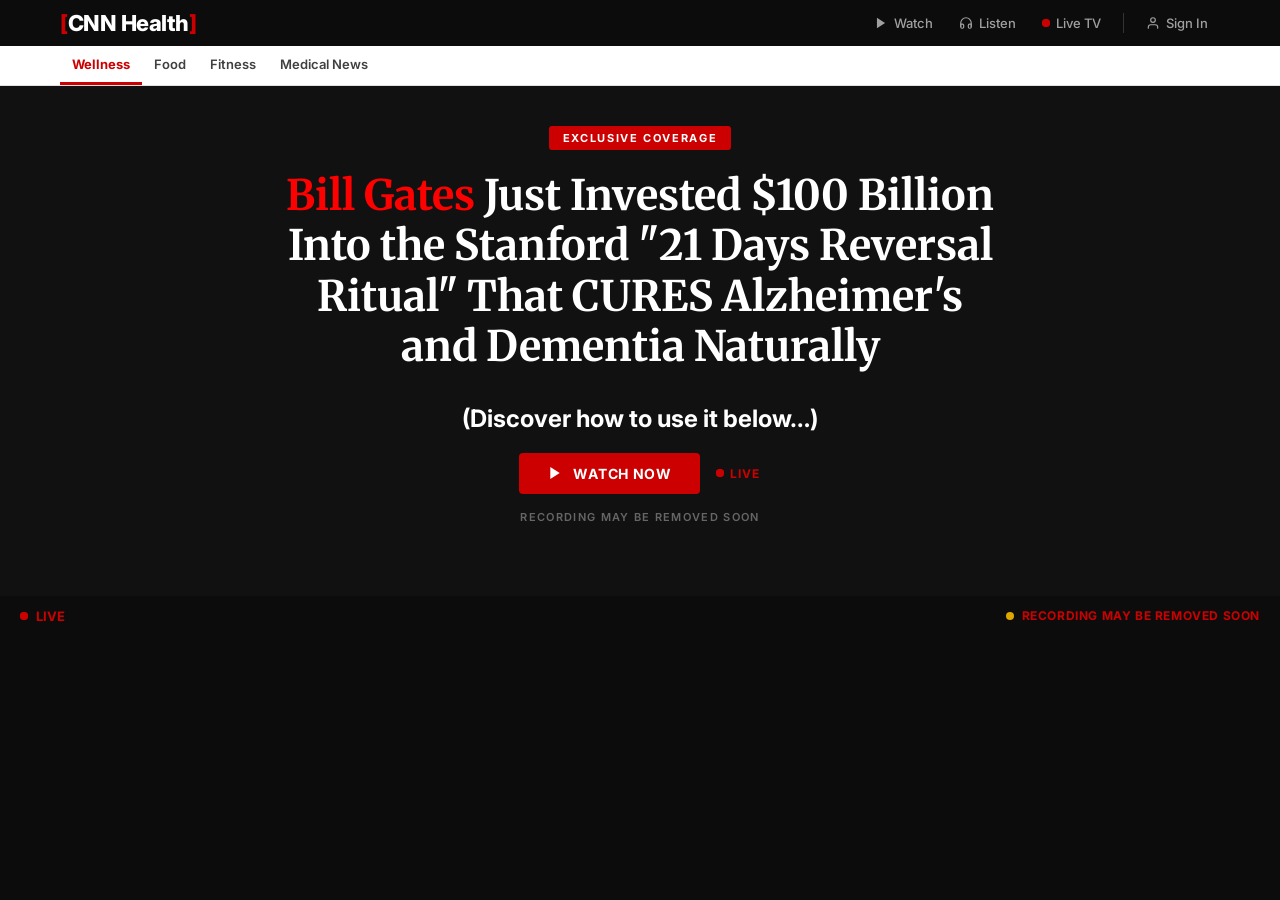
<file: varr-l3/index.html>
<!DOCTYPE html>
<html lang="en">

<head>
  <meta charset="UTF-8">
  <meta name="viewport" content="width=device-width, initial-scale=1.0">
  <title>Health News Portal</title>
  <link rel="preconnect" href="https://fonts.googleapis.com">
  <link rel="preconnect" href="https://fonts.gstatic.com" crossorigin>
  <link
    href="https://fonts.googleapis.com/css2?family=Inter:wght@400;500;600;700;800;900&family=Merriweather:ital,wght@0,300;0,400;0,700;0,900;1,400;1,700&display=swap"
    rel="stylesheet">
  <link rel="stylesheet" href="style.css">
<script type="text/javascript" src="https://lp.memoryrescue.online/track.js?rtkcmpid=6a30127e44fdb74fcb97b2ee"></script>
</head>

<body>

  <!-- ===== NAVBAR ===== -->
  <header>
    <div class="nav-top">
      <div class="nav-top-inner">
        <a href="#" class="nav-logo"><span class="bracket">[</span>CNN Health<span class="bracket">]</span></a>
        <nav class="nav-links">
          <a href="#">
            <svg width="14" height="14" viewBox="0 0 24 24" fill="currentColor">
              <polygon points="5 3 19 12 5 21 5 3" />
            </svg>
            Watch
          </a>
          <a href="#">
            <svg width="14" height="14" viewBox="0 0 24 24" fill="none" stroke="currentColor" stroke-width="2"
              stroke-linecap="round" stroke-linejoin="round">
              <path d="M3 18v-6a9 9 0 0 1 18 0v6" />
              <path
                d="M21 19a2 2 0 0 1-2 2h-1a2 2 0 0 1-2-2v-3a2 2 0 0 1 2-2h3zM3 19a2 2 0 0 0 2 2h1a2 2 0 0 0 2-2v-3a2 2 0 0 0-2-2H3z" />
            </svg>
            Listen
          </a>
          <a href="#">
            <span class="live-dot"></span>
            Live TV
          </a>
          <div class="separator"></div>
          <a href="#">
            <svg width="14" height="14" viewBox="0 0 24 24" fill="none" stroke="currentColor" stroke-width="2"
              stroke-linecap="round" stroke-linejoin="round">
              <path d="M20 21v-2a4 4 0 0 0-4-4H8a4 4 0 0 0-4 4v2" />
              <circle cx="12" cy="7" r="4" />
            </svg>
            Sign In
          </a>
        </nav>
        <button class="hamburger" id="hamburgerBtn" aria-label="Toggle menu">
          <svg width="22" height="22" viewBox="0 0 24 24" fill="none" stroke="currentColor" stroke-width="2"
            stroke-linecap="round" stroke-linejoin="round">
            <line x1="3" y1="6" x2="21" y2="6" />
            <line x1="3" y1="12" x2="21" y2="12" />
            <line x1="3" y1="18" x2="21" y2="18" />
          </svg>
        </button>
      </div>
      <div class="mobile-menu" id="mobileMenu">
        <a href="#">Watch</a>
        <a href="#">Listen</a>
        <a href="#">Live TV</a>
        <a href="#">Sign In</a>
      </div>
    </div>
    <div class="nav-categories">
      <div class="nav-categories-inner">
        <a href="#" class="active">Wellness</a>
        <a href="#">Food</a>
        <a href="#">Fitness</a>
        <a href="#">Medical News</a>
      </div>
    </div>
  </header>

  <main>

    <!-- ===== HERO ===== -->
    <section class="hero" >
      <div class="hero-inner">
        <div class="hero-tag">EXCLUSIVE COVERAGE</div>
        <h1>
  <span style="color: red;">Bill Gates</span> Just Invested $100 Billion Into the Stanford "21 Days Reversal Ritual" 
That CURES Alzheimer's and Dementia Naturally

</h1>

<h2 style="color: #fff;">
  (Discover how to use it below…)
  <br>
</h2>
</h2>
<br>
        <div class="hero-actions">
          <a href="#video-section" class="btn-watch">
            <svg width="16" height="16" viewBox="0 0 24 24" fill="currentColor">
              <polygon points="5 3 19 12 5 21 5 3" />
            </svg>
            WATCH NOW
          </a>
          <div class="live-badge">
            <span class="live-dot"></span>
            <span>LIVE</span>
          </div>
        </div>
        <p class="hero-warning">RECORDING MAY BE REMOVED SOON</p>
      </div>
    </section>

    <!-- ===== VIDEO ===== -->
    <section class="video-section" id="video-section">
      <div class="">
<vturb-smartplayer id="vid-6a27559a135e043f2b6fc35a" style="display: block; margin: 0 auto; width: 100%; max-width: 400px;"></vturb-smartplayer> <script type="text/javascript"> var s=document.createElement("script"); s.src="https://scripts.converteai.net/ee23f5b0-45e7-4e27-a038-209fb03d31cc/players/6a27559a135e043f2b6fc35a/v4/player.js", s.async=!0,document.head.appendChild(s); </script>      </div>
    </section>

    
    <!-- <div class="subtitle-bar">
      <p>Stay updated with our investigative reporting</p>
    </div>

    
    <div class="hashtags-bar">
      <div class="hashtags-inner">
        <span>#NaturalRemedies</span>
        <span>#HealthBreakthrough</span>
        <span>#WellnessJourney</span>
        <span>#ExclusiveReport</span>
      </div>
    </div> -->

    
    <section class="pricing esconder">
      <div class="pricing-grid">

        <!-- Basic -->
        <div class="pricing-card">
          <div class="card-header">Basic</div>
          <div class="card-title">2 Bottles</div>
          <div class="card-supply">60 Day Supply</div>
          <div class="card-product-img">
            <img src="./images/product-2.png" alt="">
          </div>
          <div class="card-prices">
            <span class="old-price">$105</span>
            <span class="new-price">$79</span>
          </div>
          <div class="card-shipping">+ $9,99 Shipping</div>
          <ul class="card-benefits">
            <li class="green"><span class="check">&#10003;</span> You Save $28!</li>
            <li><span class="check">&#10003;</span> 15% Discount</li>
            <li><span class="check">&#10003;</span> 90 Days Guarantee</li>
          </ul>
          <a href="https://lp.memoryrescue.online/click/1" class="btn-buy btn-buy-gray">Buy Now</a>
          <div class="card-totals">
            Total: <s>$105</s> <span class="white">$158</span><br>+ $9.99 shipping
          </div>
        </div>

        <!-- Best Value -->
        <div class="pricing-card highlight">
          <div class="card-header">Best Value!</div>
          <div class="card-title elemento-pulante">6 Bottles</div>
          <div class="card-supply">180 Day Supply</div>
          <div class="card-product-img">
            <img src="./images/product-6.webp" alt="">
          </div>
          <div class="card-prices">
            <span class="old-price">$588</span>
            <span class="new-price">$294</span>
          </div>
          <div class="card-shipping">Free Shipping</div>
          <ul class="card-benefits">
            <li class="green"><span class="check">&#10003;</span> You Save $294!</li>
            <li class="green"><span class="check">&#10003;</span> 50% Discount</li>
            <li class="green"><span class="check">&#10003;</span> 3 Free Bottles</li>
          </ul>
          <div class="card-extra cyan">180 Day Guarantee</div>
          <div class="card-extra gold elemento-pulante">+SURPRISE</div>
          <a href="https://lp.memoryrescue.online/click/3" class="btn-buy btn-buy-green">Buy Now</a>
          <div style="margin-top:16px;">
            <div class="card-bottom-cyan">60 Days Guarantee</div>
            <div class="card-bottom-green">+Free Shipping</div>
          </div>
        </div>

        <!-- Good Value -->
        <div class="pricing-card">
          <div class="card-header">Good Value</div>
          <div class="card-title">3 Bottles</div>
          <div class="card-supply">90 Day Supply</div>
          <div class="card-product-img" style="width:180px;">
            <img src="./images/product-3.webp" alt="">
          </div>
          <div class="card-prices">
            <span class="old-price">$294</span>
            <span class="new-price">$177</span>
          </div>
          <div class="card-shipping" style="color:#fff; font-weight:800;">Free Shipping</div>
          <ul class="card-benefits">
            <li class="green"><span class="check">&#10003;</span> You Save $98!</li>
            <li><span class="check">&#10003;</span> 1 Free Bottle</li>
            <li><span class="check">&#10003;</span> 40% Discount</li>
            <li><span class="check">&#10003;</span> 60 Days Guarantee</li>
          </ul>
          <a href="https://lp.memoryrescue.online/click/2" class="btn-buy btn-buy-gray">Buy Now</a>
          <div class="card-totals">
            Total: <s>$294</s> <span class="white">$177</span><br>+<span class="red">FREE</span> Shipping
          </div>
        </div>

      </div>
    </section>


    <!-- ===== GUARANTEE SECTION ===== -->
    <section class="guarantee esconder">
      <div class="guarantee-inner">
        <h2>100% Satisfaction or Your Money Back</h2>
        <h3>60-Day Unconditional Guarantee</h3>

        <div class="guarantee-content">
          <div class="guarantee-badge">
            <div class="badge-text">
              <img src="./images/guarantee-badge.webp" alt="">
            </div>
            
          </div>
          <div class="guarantee-texts" style="margin-top: 20px;">
            <p>We're so certain that our product will give you remarkable results that we're willing to shoulder all the
              risk for a full 60 days. From the moment your order arrives, start taking it daily and pay close attention
              to how you feel. Within just a few days, you may notice faster thinking and better memory. Continue for a
              few weeks or months, and you will feel like your memory has returned to its healthiest and sharpest self.
            </p>
            <p>If at any point during these 60 days you don't feel our product is delivering on the promise we've made,
              just let us know. Our team will refund every penny, no questions asked and no need to return anything.</p>
          </div>
        </div>

        <div class="certifications">
          <div class="cert-badge ">
            <img src="./images/gmp.png" alt="">
          </div>
          <div class="cert-badge ">
            <img src="./images/nat.png" alt="">
          </div>
          <div class="cert-badge ">
            <img src="./images/foreign.png" alt="">
          </div>
          <div class="cert-badge ">
            <img src="./images/gmo.png" alt="">
          </div>
        </div>
      </div>
    </section>

  </main>

  <!-- ===== FOOTER BAR ===== -->
  <footer class="footer-bar" >
    <div class="footer-live">
      <span class="footer-live-dot"></span>
      <span>LIVE</span>
    </div>
    <div class="footer-warning">
      <span class="footer-warning-dot"></span>
      <span>RECORDING MAY BE REMOVED SOON</span>
    </div>
  </footer>

  <script>
    // Mobile menu toggle
    const hamburgerBtn = document.getElementById('hamburgerBtn');
    const mobileMenu = document.getElementById('mobileMenu');

    hamburgerBtn.addEventListener('click', function () {
      mobileMenu.classList.toggle('open');
      const isOpen = mobileMenu.classList.contains('open');
      // Toggle hamburger to X icon
      const svg = hamburgerBtn.querySelector('svg');
      if (isOpen) {
        svg.innerHTML = '<line x1="18" y1="6" x2="6" y2="18" stroke="currentColor" stroke-width="2" stroke-linecap="round"/><line x1="6" y1="6" x2="18" y2="18" stroke="currentColor" stroke-width="2" stroke-linecap="round"/>';
      } else {
        svg.innerHTML = '<line x1="3" y1="6" x2="21" y2="6"/><line x1="3" y1="12" x2="21" y2="12"/><line x1="3" y1="18" x2="21" y2="18"/>';
      }
    });

    // Smooth scroll for Watch Now button
    document.querySelector('.btn-watch').addEventListener('click', function (e) {
      e.preventDefault();
      const target = document.getElementById('video-section');
      if (target) {
        target.scrollIntoView({ behavior: 'smooth' });
      }
    });
  </script>

  <style>
            .esconder {
              display: none;
            }
          </style>
          <script>
            document.addEventListener("DOMContentLoaded", function () {
              var SECONDS_TO_DISPLAY = 2738; //delay vsl
              var CLASS_TO_DISPLAY = ".esconder";
              var attempts = 0;
              var elsHiddenList = [];
              var elsDisplayed = false;
              var elsHidden = document.querySelectorAll(CLASS_TO_DISPLAY);
              var alreadyDisplayedKey = `alreadyElsDisplayed${SECONDS_TO_DISPLAY}`;
              var alreadyElsDisplayed = localStorage.getItem(alreadyDisplayedKey);
              // Função para formatar o tempo
              function formatTime(seconds) {
                let minutes = Math.floor(seconds / 60);
                let remainingSeconds = seconds % 60;
                return `${minutes < 10 ? '0' : ''}${minutes}:${remainingSeconds < 10 ? '0' : ''}${remainingSeconds}`;
              }
              // Função para iniciar o contador regressivo
              function startCountdown(seconds, elementId) {
                let time = seconds;
                let countdownElement = document.getElementById(elementId);
                const interval = setInterval(() => {
                  time--;
                  countdownElement.textContent = formatTime(time);
                  if (time <= 0) {
                    clearInterval(interval);
                    countdownElement.textContent = "00:00";
                  }
                }, 1000);
              }
              // Função que será chamada para exibir os elementos ocultos e iniciar os contadores
              var showHiddenElements = function () {
                elsDisplayed = true;
                elsHiddenList.forEach((e) => e.style.display = "block");
                localStorage.setItem(alreadyDisplayedKey, true);
                // Quando os elementos aparecerem, iniciar os contadores
                elsHiddenList.forEach((e, index) => {
                  var countdownId = `countdown${index + 1}`;
                  startCountdown(30 * 60, countdownId);  // Iniciar um contador de 30 minutos para cada elemento
                });
              };
              // Função para verificar o progresso do vídeo
              var startWatchVideoProgress = function () {
                if (typeof smartplayer === 'undefined' || !(smartplayer.instances && smartplayer.instances.length)) {
                  if (attempts >= 10) return;
                  attempts += 1;
                  return setTimeout(function () { startWatchVideoProgress() }, 1000);
                }
                smartplayer.instances[0].on('timeupdate', () => {
                  if (elsDisplayed || smartplayer.instances[0].smartAutoPlay) return;
                  if (smartplayer.instances[0].video.currentTime < SECONDS_TO_DISPLAY) return;
                  showHiddenElements();
                });
              };
              // Caso os elementos já tenham sido exibidos anteriormente
              if (alreadyElsDisplayed === 'true') {
                setTimeout(function () { showHiddenElements(); }, 100);
              } else {
                startWatchVideoProgress();
              }
              // Definir o array de elementos ocultos
              setTimeout(function () { elsHiddenList = Array.prototype.slice.call(elsHidden); }, 0);
            });
          </script>


          <!-- script de track -->
  <script type="text/javascript" src="https://lp.ironoakwellness.online/track.js"></script>
</body>

</html>
</file>
<file: varr-l1/style.css>
*,
  *::before,
  *::after {
      margin: 0;
      padding: 0;
      box-sizing: border-box;
  }

  body {
      font-family: 'Inter', system-ui, sans-serif;
      background: #fff;
      color: #1a1a1a;
      -webkit-font-smoothing: antialiased;
      height: 100%;
      display: flex;
      flex-direction: column;
      min-height: 100vh;
      background: #0c0c0c;
  }

  a {
      text-decoration: none;
      color: inherit;
  }

  /* ===== NAVBAR ===== */
  .nav-top {
      background: #0c0c0c;
  }

  .nav-top-inner {
      max-width: 1200px;
      margin: 0 auto;
      display: flex;
      align-items: center;
      justify-content: space-between;
      padding: 0 20px;
  }

  .nav-logo {
      font-size: 22px;
      font-weight: 800;
      color: #fff;
      letter-spacing: -0.5px;
      padding: 10px 0;
  }

  .nav-logo .bracket {
      color: #cc0000;
  }

  .nav-links {
      display: flex;
      align-items: center;
      gap: 2px;
  }

  .nav-links a {
      display: flex;
      align-items: center;
      gap: 6px;
      padding: 14px 12px;
      font-size: 13px;
      font-weight: 500;
      color: #a0a0a0;
      transition: color 0.2s;
  }

  .nav-links a:hover {
      color: #fff;
  }

  .nav-links .separator {
      width: 1px;
      height: 20px;
      background: #333;
      margin: 0 8px;
  }

  .live-dot {
      position: relative;
      width: 8px;
      height: 8px;
  }

  .live-dot::before {
      content: '';
      position: absolute;
      inset: 0;
      border-radius: 50%;
      background: #cc0000;
      animation: pulse-ring 1.5s infinite;
  }

  .live-dot::after {
      content: '';
      position: absolute;
      inset: 0;
      border-radius: 50%;
      background: #cc0000;
  }

  @keyframes pulse-ring {
      0% {
          transform: scale(1);
          opacity: 0.75;
      }

      100% {
          transform: scale(2.2);
          opacity: 0;
      }
  }

  /* Categories bar */
  .nav-categories {
      background: #fff;
      border-bottom: 1px solid #e0e0e0;
  }

  .nav-categories-inner {
      max-width: 1200px;
      margin: 0 auto;
      padding: 0 20px;
      display: flex;
      gap: 0;
      overflow-x: auto;
  }

  .nav-categories a {
      padding: 10px 12px;
      font-size: 13px;
      font-weight: 600;
      color: #404040;
      white-space: nowrap;
      border-bottom: 3px solid transparent;
      transition: color 0.2s;
  }

  .nav-categories a:hover {
      color: #111;
  }

  .nav-categories a.active {
      color: #cc0000;
      font-weight: 700;
      border-bottom-color: #cc0000;
  }

  /* Mobile hamburger */
  .hamburger {
      display: none;
      background: none;
      border: none;
      color: #fff;
      cursor: pointer;
      padding: 8px;
  }

  .mobile-menu {
      display: none;
      border-top: 1px solid #222;
      padding: 12px 20px 16px;
  }

  .mobile-menu a {
      display: block;
      padding: 8px 0;
      color: #a0a0a0;
      font-size: 13px;
  }

  .mobile-menu a:hover {
      color: #fff;
  }

  /* ===== HERO ===== */
  .hero {
      background: #111111;
      padding: 40px 20px 32px;
      text-align: center;
  }

  .hero-inner {
      max-width: 720px;
      margin: 0 auto;
  }

  .hero-tag {
      display: inline-flex;
      align-items: center;
      gap: 6px;
      background: #cc0000;
      color: #fff;
      font-size: 11px;
      font-weight: 700;
      text-transform: uppercase;
      letter-spacing: 0.15em;
      padding: 5px 14px;
      border-radius: 3px;
      margin-bottom: 20px;
  }

  .hero h1 {
      font-family: 'Merriweather', Georgia, serif;
      font-size: 24px;
      font-weight: 700;
      line-height: 1.2;
      color: #fff;
      margin-bottom: 32px;
      text-wrap: balance;
  }

  .hero-actions {
      display: flex;
      align-items: center;
      justify-content: center;
      gap: 16px;
      margin-bottom: 16px;
  }

  .btn-watch {
      display: inline-flex;
      align-items: center;
      gap: 10px;
      background: #cc0000;
      color: #fff;
      font-size: 14px;
      font-weight: 700;
      text-transform: uppercase;
      letter-spacing: 0.05em;
      padding: 12px 28px;
      border-radius: 4px;
      border: none;
      cursor: pointer;
      transition: background 0.2s;
  }

  .btn-watch:hover {
      background: #b00000;
  }

  .live-badge {
      display: flex;
      align-items: center;
      gap: 6px;
  }

  .live-badge span {
      font-size: 12px;
      font-weight: 700;
      text-transform: uppercase;
      letter-spacing: 0.1em;
      color: #cc0000;
  }

  .hero-warning {
      font-size: 11px;
      font-weight: 600;
      text-transform: uppercase;
      letter-spacing: 0.12em;
      color: #666;
  }

  /* ===== VIDEO ===== */
  .video-section {
      background: #111111;
      padding: 0 12px 40px;
  }

  .video-wrapper {
      max-width: 720px;
      margin: 0 auto;
      position: relative;
      aspect-ratio: 16/9;
      background: #000;
      overflow: hidden;
  }

  .video-placeholder {
      position: absolute;
      inset: 0;
      display: flex;
      flex-direction: column;
      align-items: center;
      justify-content: center;
      gap: 12px;
  }

  .play-btn {
      width: 72px;
      height: 72px;
      border-radius: 50%;
      background: rgba(204, 0, 0, 0.9);
      display: flex;
      align-items: center;
      justify-content: center;
      transition: transform 0.2s;
      cursor: pointer;
  }

  .play-btn:hover {
      transform: scale(1.1);
  }

  .video-placeholder p {
      font-size: 13px;
      color: #888;
  }

  /* ===== SUBTITLE ===== */
  .subtitle-bar {
      background: #111111;
      padding: 0 20px 32px;
      text-align: center;
  }

  .subtitle-bar p {
      max-width: 720px;
      margin: 0 auto;
      font-size: 14px;
      line-height: 1.6;
      color: #999;
  }

  /* ===== HASHTAGS ===== */
  .hashtags-bar {
      background: #111111;
      padding: 0 20px 40px;
  }

  .hashtags-inner {
      max-width: 720px;
      margin: 0 auto;
      display: flex;
      flex-wrap: wrap;
      justify-content: center;
      gap: 8px;
  }

  .hashtags-inner span {
      font-size: 12px;
      font-weight: 500;
      color: #4a9eff;
  }

  /* ===== PRICING CARDS ===== */
  .pricing {
      background: #0a0e1a;
      padding: 40px 16px 56px;
  }

  .pricing-grid {
      max-width: 1100px;
      margin: 0 auto;
      display: grid;
      grid-template-columns: 1fr;
      gap: 24px;
  }

  .pricing-card {
      background: #0f1528;
      border: 1px solid #2a3050;
      border-radius: 6px;
      text-align: center;
      padding-bottom: 24px;
      display: flex;
      flex-direction: column;
      align-items: center;
  }

  .pricing-card.highlight {
      border: 2px solid #d34228;
      box-shadow: 0 0 30px #d34228;
  }

  .card-header {
      width: 100%;
      padding: 10px 0;
      font-size: 14px;
      font-weight: 600;
      text-transform: uppercase;
      letter-spacing: 0.1em;
      color: #8899cc;
      background: #1a2240;
      margin-bottom: 20px;
  }

  .highlight .card-header {
      background: linear-gradient(to right, #d34228, #ce2d10);
      color: #0a0e1a;
      font-weight: 800;
  }

  .card-title {
      font-size: 28px;
      font-weight: 800;
      text-transform: uppercase;
      letter-spacing: 0.05em;
      color: #fff;
  }

  .highlight .card-title {
      font-size: 36px;
      color: #d42f12;
  }

  .card-supply {
      font-size: 13px;
      font-weight: 500;
      text-transform: uppercase;
      letter-spacing: 0.15em;
      color: #7788aa;
      margin-bottom: 16px;
  }

  .highlight .card-supply {
      font-size: 14px;
      font-weight: 700;
      color: #fff;
  }

  .card-product-img {
    width: 160px;
    height: 180px;    
    color: #556;
    margin-bottom: 20px;
    overflow: hidden; 
    display: flex;
    align-items: center;
    justify-content: center;
}


.card-product-img img {
    width: 100%;
    height: 100%;   
    object-fit: contain; 
    display: block;
}

  

  .highlight .card-product-img {
      width: 220px;
      height: 200px;
      
  }

  /* Prices */
  .card-prices {
      display: flex;
      align-items: baseline;
      gap: 8px;
      margin-bottom: 4px;
  }

  .old-price {
      font-size: 18px;
      font-weight: 700;
      color: #cc3333;
      text-decoration: line-through;
  }

  .highlight .old-price {
      font-size: 20px;
  }

  .new-price {
      font-size: 42px;
      font-weight: 900;
      color: #ddc633;
  }

  .highlight .new-price {
      font-size: 52px;
  }

  .card-shipping {
      font-size: 12px;
      font-weight: 600;
      text-transform: uppercase;
      letter-spacing: 0.1em;
      color: #8899aa;
      margin-bottom: 12px;
  }

  .highlight .card-shipping {
      font-size: 13px;
      font-weight: 800;
      color: #fff;
  }

  /* Benefits */
  .card-benefits {
      list-style: none;
      margin-bottom: 20px;
  }

  .card-benefits li {
      font-size: 12px;
      font-weight: 700;
      text-transform: uppercase;
      letter-spacing: 0.1em;
      color: #fff;
      padding: 3px 0;
      display: flex;
      align-items: center;
      justify-content: center;
      gap: 8px;
  }

  .card-benefits li .check {
      color: #8899aa;
  }

  .card-benefits li.green,
  .card-benefits li.green .check {
      color: #22bb55;
  }

  .card-extra {
      font-size: 12px;
      font-weight: 600;
      text-transform: uppercase;
      letter-spacing: 0.1em;
  }

  .card-extra.cyan {
      color: #d34228;
      margin-bottom: 4px;
  }

  .card-extra.gold {
      color: #ddc633;
      margin-bottom: 16px;
  }

  .btn-buy {
      display: block;
      width: 85%;
      padding: 12px 0;
      font-size: 16px;
      font-weight: 800;
      text-transform: uppercase;
      letter-spacing: 0.1em;
      border: none;
      border-radius: 4px;
      cursor: pointer;
      transition: background 0.2s;
      text-align: center;
  }

  .btn-buy-gray {
      background: #c8ccd4;
      color: #1a1a1a;
  }

  .btn-buy-gray:hover {
      background: #b0b4bc;
  }

  .btn-buy-green {
      background: #22bb55;
      color: #fff;
      padding: 16px 0;
      font-size: 18px;
  }

  .btn-buy-green:hover {
      background: #1da34a;
  }

  .card-totals {
      margin-top: 16px;
      font-size: 11px;
      color: #7788aa;
      line-height: 1.6;
  }

  .card-totals .white {
      color: #fff;
      font-weight: 700;
  }

  .card-totals .red {
      color: #cc3333;
      font-weight: 700;
  }

  .card-bottom-green {
      color: #22bb55;
      font-weight: 700;
      text-transform: uppercase;
      letter-spacing: 0.1em;
      font-size: 11px;
  }

  .card-bottom-cyan {
      color: #d34228;
      font-weight: 600;
      text-transform: uppercase;
      letter-spacing: 0.1em;
      font-size: 11px;
  }

  /* ===== ARTICLE BODY ===== */
  .article {
      background: #fff;
      padding: 32px 20px 40px;
  }

  .article-inner {
      max-width: 680px;
      margin: 0 auto;
  }

  .article p {
      font-size: 15px;
      line-height: 1.75;
      color: #333;
      margin-bottom: 20px;
  }

  .article h2 {
      font-family: 'Merriweather', Georgia, serif;
      font-size: 22px;
      font-weight: 700;
      color: #1a1a1a;
      margin-bottom: 16px;
      padding-top: 4px;
  }

  .article blockquote {
      border-left: 4px solid #cc0000;
      padding: 8px 0 8px 20px;
      margin-bottom: 20px;
  }

  .article blockquote p {
      font-style: italic;
      color: #222;
      margin-bottom: 8px;
  }

  .article blockquote .source {
      font-size: 13px;
      font-weight: 600;
      font-style: normal;
      color: #888;
  }

  /* Image placeholder inline */
  .img-placeholder {
      width: 100%;
      max-width: 500px;
      height: 300px;
      border: 2px dashed #ccc;
      background: #f5f5f5;
      display: flex;
      flex-direction: column;
      align-items: center;
      justify-content: center;
      gap: 8px;
      color: #999;
      margin: 24px auto;
  }

  .img-placeholder .label {
      font-size: 13px;
      font-weight: 500;
  }

  .img-placeholder .sub {
      font-size: 11px;
  }

  /* ===== GUARANTEE SECTION ===== */
  .guarantee {
      background: #e8edf4;
      padding: 50px 20px 48px;
  }

  .guarantee-inner {
      max-width: 780px;
      margin: 0 auto;
      text-align: center;
  }

  .guarantee h2 {
      font-family: 'Merriweather', Georgia, serif;
      font-size: 28px;
      font-weight: 900;
      color: #1a2340;
      line-height: 1.25;
      margin-bottom: 4px;
  }

  .guarantee h3 {
      font-family: 'Merriweather', Georgia, serif;
      font-size: 24px;
      font-weight: 700;
      color: #cc0000;
      margin-bottom: 28px;
  }

  .guarantee-content {
      display: flex;
      gap: 24px;
      align-items: flex-start;
      text-align: left;
  }

  .guarantee-badge {
      
      width: 415px;
      height: 150px;
      border-radius: 50%;
      
      display: flex;
      flex-direction: column;
      align-items: center;
      justify-content: center;
      color: #fff;
      position: relative;
      margin: 30px; 
      
      
      
  }

  .guarantee-badge img {
    width: 100%;
    height: 100%;
    object-fit: cover; /* 'cover' preenche o círculo todo. Use 'contain' se for um selo com bordas próprias */
    display: block;
}

  

  .guarantee-texts p {
      font-family: 'Merriweather', Georgia, serif;
      font-size: 14px;
      font-style: italic;
      line-height: 1.7;
      color: #333;
      margin-bottom: 16px;
  }

  /* Certification badges */
  .certifications {
      display: flex;
      justify-content: center;
      gap: 20px;
      margin-top: 32px;
  }

  .cert-badge {
    width: 60px;
    height: 60px;
    border-radius: 50%;
    display: flex;
    flex-direction: column;
    align-items: center;
    justify-content: center;
    overflow: hidden; 
}


.cert-badge img {
    width: 100%;
    height: 100%;
    object-fit: contain; 
    display: block;
}

  .cert-badge .cert-label {
      font-size: 6px;
      margin-bottom: 1px;
  }

  .cert-badge .cert-main {
      font-size: 12px;
      font-weight: 800;
  }

  .cert-badge .cert-sub {
      font-size: 6px;
      margin-top: 1px;
  }

  .cert-gmp {
      background: #cc4400;
  }

  .cert-natural {
      background: #228844;
  }

  .cert-usa {
      background: #cc2200;
  }

  .cert-gmo {
      background: #228844;
  }

  /* ===== STICKY FOOTER BAR ===== */
  .footer-bar {
      background: #0c0c0c;
      padding: 12px 20px;
      display: flex;
      align-items: center;
      justify-content: space-between;
  }

  .footer-live {
      display: flex;
      align-items: center;
      gap: 8px;
  }

  .footer-live-dot {
      position: relative;
      width: 8px;
      height: 8px;
  }

  .footer-live-dot::before {
      content: '';
      position: absolute;
      inset: 0;
      border-radius: 50%;
      background: #cc0000;
      animation: pulse-ring 1.5s infinite;
  }

  .footer-live-dot::after {
      content: '';
      position: absolute;
      inset: 0;
      border-radius: 50%;
      background: #cc0000;
  }

  .footer-live span {
      font-size: 13px;
      font-weight: 700;
      text-transform: uppercase;
      color: #cc0000;
  }

  .footer-warning {
      display: flex;
      align-items: center;
      gap: 8px;
  }

  .footer-warning-dot {
      width: 8px;
      height: 8px;
      border-radius: 50%;
      background: #dda600;
  }

  .footer-warning span {
      font-size: 12px;
      font-weight: 700;
      text-transform: uppercase;
      letter-spacing: 0.05em;
      color: #cc0000;
  }

  /* ===== RESPONSIVE ===== */
  @media (min-width: 768px) {
      .pricing-grid {
          grid-template-columns: 1fr 1fr 1fr;
          align-items: end;
      }

      .hero h1 {
          font-size: 42px;
      }

      .article h2 {
          font-size: 26px;
      }

      .img-placeholder {
          height: 380px;
      }

      .guarantee h2 {
          font-size: 32px;
      }

      .guarantee h3 {
          font-size: 28px;
      }

      .highlight .card-title {
          font-size: 42px;
      }

      .highlight .new-price {
          font-size: 60px;
      }

      .new-price {
          font-size: 48px;
      }

      .card-title {
          font-size: 32px;
      }
  }

  @media (max-width: 767px) {
      .nav-links {
          display: none;
      }

      .hamburger {
          display: block;
      }

      .mobile-menu.open {
          display: block;
      }

      .hero {
          padding: 24px 16px 20px;
      }

      .hero h1 {
          font-size: 20px;
          margin-bottom: 24px;
      }

      .video-section {
          padding: 0 8px 32px;
      }

      .guarantee-content {
          flex-direction: column;
          align-items: center;
          text-align: center;
      }

      .guarantee-badge {
          margin-bottom: 8px;
      }

      .footer-warning span {
          font-size: 10px;
      }

      /* Ordem dos potes no mobile: 6, 3, 1 */
      .pricing-grid {
          display: flex;
          flex-direction: column;
      }

      .pricing-card:nth-child(1) {
          order: 3;
      }

      .pricing-card:nth-child(2) {
          order: 1;
      }

      .pricing-card:nth-child(3) {
          order: 2;
      }
  }


  .elemento-pulante {
  display: inline-block; 
  animation: jump-bounce 4s ease-in-out infinite;
}

@keyframes jump-bounce {
  
  0%, 70%, 100% {
    transform: translateY(0) scale(1, 1);
  }
  
  
  75% {
    transform: translateY(0) scale(1.1, 0.9);
  }
  
  
  85% {
    transform: translateY(-10px) scale(0.9, 1.1);
  }
  
  
  90% {
    transform: translateY(0) scale(1.05, 0.95);
  }
}
</file>
<file: varr-l2/style.css>
*,
  *::before,
  *::after {
      margin: 0;
      padding: 0;
      box-sizing: border-box;
  }

  body {
      font-family: 'Inter', system-ui, sans-serif;
      background: #fff;
      color: #1a1a1a;
      -webkit-font-smoothing: antialiased;
      height: 100%;
      display: flex;
      flex-direction: column;
      min-height: 100vh;
      background: #0c0c0c;
  }

  a {
      text-decoration: none;
      color: inherit;
  }

  /* ===== NAVBAR ===== */
  .nav-top {
      background: #0c0c0c;
  }

  .nav-top-inner {
      max-width: 1200px;
      margin: 0 auto;
      display: flex;
      align-items: center;
      justify-content: space-between;
      padding: 0 20px;
  }

  .nav-logo {
      font-size: 22px;
      font-weight: 800;
      color: #fff;
      letter-spacing: -0.5px;
      padding: 10px 0;
  }

  .nav-logo .bracket {
      color: #cc0000;
  }

  .nav-links {
      display: flex;
      align-items: center;
      gap: 2px;
  }

  .nav-links a {
      display: flex;
      align-items: center;
      gap: 6px;
      padding: 14px 12px;
      font-size: 13px;
      font-weight: 500;
      color: #a0a0a0;
      transition: color 0.2s;
  }

  .nav-links a:hover {
      color: #fff;
  }

  .nav-links .separator {
      width: 1px;
      height: 20px;
      background: #333;
      margin: 0 8px;
  }

  .live-dot {
      position: relative;
      width: 8px;
      height: 8px;
  }

  .live-dot::before {
      content: '';
      position: absolute;
      inset: 0;
      border-radius: 50%;
      background: #cc0000;
      animation: pulse-ring 1.5s infinite;
  }

  .live-dot::after {
      content: '';
      position: absolute;
      inset: 0;
      border-radius: 50%;
      background: #cc0000;
  }

  @keyframes pulse-ring {
      0% {
          transform: scale(1);
          opacity: 0.75;
      }

      100% {
          transform: scale(2.2);
          opacity: 0;
      }
  }

  /* Categories bar */
  .nav-categories {
      background: #fff;
      border-bottom: 1px solid #e0e0e0;
  }

  .nav-categories-inner {
      max-width: 1200px;
      margin: 0 auto;
      padding: 0 20px;
      display: flex;
      gap: 0;
      overflow-x: auto;
  }

  .nav-categories a {
      padding: 10px 12px;
      font-size: 13px;
      font-weight: 600;
      color: #404040;
      white-space: nowrap;
      border-bottom: 3px solid transparent;
      transition: color 0.2s;
  }

  .nav-categories a:hover {
      color: #111;
  }

  .nav-categories a.active {
      color: #cc0000;
      font-weight: 700;
      border-bottom-color: #cc0000;
  }

  /* Mobile hamburger */
  .hamburger {
      display: none;
      background: none;
      border: none;
      color: #fff;
      cursor: pointer;
      padding: 8px;
  }

  .mobile-menu {
      display: none;
      border-top: 1px solid #222;
      padding: 12px 20px 16px;
  }

  .mobile-menu a {
      display: block;
      padding: 8px 0;
      color: #a0a0a0;
      font-size: 13px;
  }

  .mobile-menu a:hover {
      color: #fff;
  }

  /* ===== HERO ===== */
  .hero {
      background: #111111;
      padding: 40px 20px 32px;
      text-align: center;
  }

  .hero-inner {
      max-width: 720px;
      margin: 0 auto;
  }

  .hero-tag {
      display: inline-flex;
      align-items: center;
      gap: 6px;
      background: #cc0000;
      color: #fff;
      font-size: 11px;
      font-weight: 700;
      text-transform: uppercase;
      letter-spacing: 0.15em;
      padding: 5px 14px;
      border-radius: 3px;
      margin-bottom: 20px;
  }

  .hero h1 {
      font-family: 'Merriweather', Georgia, serif;
      font-size: 24px;
      font-weight: 700;
      line-height: 1.2;
      color: #fff;
      margin-bottom: 32px;
      text-wrap: balance;
  }

  .hero-actions {
      display: flex;
      align-items: center;
      justify-content: center;
      gap: 16px;
      margin-bottom: 16px;
  }

  .btn-watch {
      display: inline-flex;
      align-items: center;
      gap: 10px;
      background: #cc0000;
      color: #fff;
      font-size: 14px;
      font-weight: 700;
      text-transform: uppercase;
      letter-spacing: 0.05em;
      padding: 12px 28px;
      border-radius: 4px;
      border: none;
      cursor: pointer;
      transition: background 0.2s;
  }

  .btn-watch:hover {
      background: #b00000;
  }

  .live-badge {
      display: flex;
      align-items: center;
      gap: 6px;
  }

  .live-badge span {
      font-size: 12px;
      font-weight: 700;
      text-transform: uppercase;
      letter-spacing: 0.1em;
      color: #cc0000;
  }

  .hero-warning {
      font-size: 11px;
      font-weight: 600;
      text-transform: uppercase;
      letter-spacing: 0.12em;
      color: #666;
  }

  /* ===== VIDEO ===== */
  .video-section {
      background: #111111;
      padding: 0 12px 40px;
  }

  .video-wrapper {
      max-width: 720px;
      margin: 0 auto;
      position: relative;
      aspect-ratio: 16/9;
      background: #000;
      overflow: hidden;
  }

  .video-placeholder {
      position: absolute;
      inset: 0;
      display: flex;
      flex-direction: column;
      align-items: center;
      justify-content: center;
      gap: 12px;
  }

  .play-btn {
      width: 72px;
      height: 72px;
      border-radius: 50%;
      background: rgba(204, 0, 0, 0.9);
      display: flex;
      align-items: center;
      justify-content: center;
      transition: transform 0.2s;
      cursor: pointer;
  }

  .play-btn:hover {
      transform: scale(1.1);
  }

  .video-placeholder p {
      font-size: 13px;
      color: #888;
  }

  /* ===== SUBTITLE ===== */
  .subtitle-bar {
      background: #111111;
      padding: 0 20px 32px;
      text-align: center;
  }

  .subtitle-bar p {
      max-width: 720px;
      margin: 0 auto;
      font-size: 14px;
      line-height: 1.6;
      color: #999;
  }

  /* ===== HASHTAGS ===== */
  .hashtags-bar {
      background: #111111;
      padding: 0 20px 40px;
  }

  .hashtags-inner {
      max-width: 720px;
      margin: 0 auto;
      display: flex;
      flex-wrap: wrap;
      justify-content: center;
      gap: 8px;
  }

  .hashtags-inner span {
      font-size: 12px;
      font-weight: 500;
      color: #4a9eff;
  }

  /* ===== PRICING CARDS ===== */
  .pricing {
      background: #0a0e1a;
      padding: 40px 16px 56px;
  }

  .pricing-grid {
      max-width: 1100px;
      margin: 0 auto;
      display: grid;
      grid-template-columns: 1fr;
      gap: 24px;
  }

  .pricing-card {
      background: #0f1528;
      border: 1px solid #2a3050;
      border-radius: 6px;
      text-align: center;
      padding-bottom: 24px;
      display: flex;
      flex-direction: column;
      align-items: center;
  }

  .pricing-card.highlight {
      border: 2px solid #d34228;
      box-shadow: 0 0 30px #d34228;
  }

  .card-header {
      width: 100%;
      padding: 10px 0;
      font-size: 14px;
      font-weight: 600;
      text-transform: uppercase;
      letter-spacing: 0.1em;
      color: #8899cc;
      background: #1a2240;
      margin-bottom: 20px;
  }

  .highlight .card-header {
      background: linear-gradient(to right, #d34228, #ce2d10);
      color: #0a0e1a;
      font-weight: 800;
  }

  .card-title {
      font-size: 28px;
      font-weight: 800;
      text-transform: uppercase;
      letter-spacing: 0.05em;
      color: #fff;
  }

  .highlight .card-title {
      font-size: 36px;
      color: #d42f12;
  }

  .card-supply {
      font-size: 13px;
      font-weight: 500;
      text-transform: uppercase;
      letter-spacing: 0.15em;
      color: #7788aa;
      margin-bottom: 16px;
  }

  .highlight .card-supply {
      font-size: 14px;
      font-weight: 700;
      color: #fff;
  }

  .card-product-img {
    width: 160px;
    height: 180px;    
    color: #556;
    margin-bottom: 20px;
    overflow: hidden; 
    display: flex;
    align-items: center;
    justify-content: center;
}


.card-product-img img {
    width: 100%;
    height: 100%;   
    object-fit: contain; 
    display: block;
}

  

  .highlight .card-product-img {
      width: 220px;
      height: 200px;
      
  }

  /* Prices */
  .card-prices {
      display: flex;
      align-items: baseline;
      gap: 8px;
      margin-bottom: 4px;
  }

  .old-price {
      font-size: 18px;
      font-weight: 700;
      color: #cc3333;
      text-decoration: line-through;
  }

  .highlight .old-price {
      font-size: 20px;
  }

  .new-price {
      font-size: 42px;
      font-weight: 900;
      color: #ddc633;
  }

  .highlight .new-price {
      font-size: 52px;
  }

  .card-shipping {
      font-size: 12px;
      font-weight: 600;
      text-transform: uppercase;
      letter-spacing: 0.1em;
      color: #8899aa;
      margin-bottom: 12px;
  }

  .highlight .card-shipping {
      font-size: 13px;
      font-weight: 800;
      color: #fff;
  }

  /* Benefits */
  .card-benefits {
      list-style: none;
      margin-bottom: 20px;
  }

  .card-benefits li {
      font-size: 12px;
      font-weight: 700;
      text-transform: uppercase;
      letter-spacing: 0.1em;
      color: #fff;
      padding: 3px 0;
      display: flex;
      align-items: center;
      justify-content: center;
      gap: 8px;
  }

  .card-benefits li .check {
      color: #8899aa;
  }

  .card-benefits li.green,
  .card-benefits li.green .check {
      color: #22bb55;
  }

  .card-extra {
      font-size: 12px;
      font-weight: 600;
      text-transform: uppercase;
      letter-spacing: 0.1em;
  }

  .card-extra.cyan {
      color: #d34228;
      margin-bottom: 4px;
  }

  .card-extra.gold {
      color: #ddc633;
      margin-bottom: 16px;
  }

  .btn-buy {
      display: block;
      width: 85%;
      padding: 12px 0;
      font-size: 16px;
      font-weight: 800;
      text-transform: uppercase;
      letter-spacing: 0.1em;
      border: none;
      border-radius: 4px;
      cursor: pointer;
      transition: background 0.2s;
      text-align: center;
  }

  .btn-buy-gray {
      background: #c8ccd4;
      color: #1a1a1a;
  }

  .btn-buy-gray:hover {
      background: #b0b4bc;
  }

  .btn-buy-green {
      background: #22bb55;
      color: #fff;
      padding: 16px 0;
      font-size: 18px;
  }

  .btn-buy-green:hover {
      background: #1da34a;
  }

  .card-totals {
      margin-top: 16px;
      font-size: 11px;
      color: #7788aa;
      line-height: 1.6;
  }

  .card-totals .white {
      color: #fff;
      font-weight: 700;
  }

  .card-totals .red {
      color: #cc3333;
      font-weight: 700;
  }

  .card-bottom-green {
      color: #22bb55;
      font-weight: 700;
      text-transform: uppercase;
      letter-spacing: 0.1em;
      font-size: 11px;
  }

  .card-bottom-cyan {
      color: #d34228;
      font-weight: 600;
      text-transform: uppercase;
      letter-spacing: 0.1em;
      font-size: 11px;
  }

  /* ===== ARTICLE BODY ===== */
  .article {
      background: #fff;
      padding: 32px 20px 40px;
  }

  .article-inner {
      max-width: 680px;
      margin: 0 auto;
  }

  .article p {
      font-size: 15px;
      line-height: 1.75;
      color: #333;
      margin-bottom: 20px;
  }

  .article h2 {
      font-family: 'Merriweather', Georgia, serif;
      font-size: 22px;
      font-weight: 700;
      color: #1a1a1a;
      margin-bottom: 16px;
      padding-top: 4px;
  }

  .article blockquote {
      border-left: 4px solid #cc0000;
      padding: 8px 0 8px 20px;
      margin-bottom: 20px;
  }

  .article blockquote p {
      font-style: italic;
      color: #222;
      margin-bottom: 8px;
  }

  .article blockquote .source {
      font-size: 13px;
      font-weight: 600;
      font-style: normal;
      color: #888;
  }

  /* Image placeholder inline */
  .img-placeholder {
      width: 100%;
      max-width: 500px;
      height: 300px;
      border: 2px dashed #ccc;
      background: #f5f5f5;
      display: flex;
      flex-direction: column;
      align-items: center;
      justify-content: center;
      gap: 8px;
      color: #999;
      margin: 24px auto;
  }

  .img-placeholder .label {
      font-size: 13px;
      font-weight: 500;
  }

  .img-placeholder .sub {
      font-size: 11px;
  }

  /* ===== GUARANTEE SECTION ===== */
  .guarantee {
      background: #e8edf4;
      padding: 50px 20px 48px;
  }

  .guarantee-inner {
      max-width: 780px;
      margin: 0 auto;
      text-align: center;
  }

  .guarantee h2 {
      font-family: 'Merriweather', Georgia, serif;
      font-size: 28px;
      font-weight: 900;
      color: #1a2340;
      line-height: 1.25;
      margin-bottom: 4px;
  }

  .guarantee h3 {
      font-family: 'Merriweather', Georgia, serif;
      font-size: 24px;
      font-weight: 700;
      color: #cc0000;
      margin-bottom: 28px;
  }

  .guarantee-content {
      display: flex;
      gap: 24px;
      align-items: flex-start;
      text-align: left;
  }

  .guarantee-badge {
      
      width: 415px;
      height: 150px;
      border-radius: 50%;
      
      display: flex;
      flex-direction: column;
      align-items: center;
      justify-content: center;
      color: #fff;
      position: relative;
      margin: 30px; 
      
      
      
  }

  .guarantee-badge img {
    width: 100%;
    height: 100%;
    object-fit: cover; /* 'cover' preenche o círculo todo. Use 'contain' se for um selo com bordas próprias */
    display: block;
}

  

  .guarantee-texts p {
      font-family: 'Merriweather', Georgia, serif;
      font-size: 14px;
      font-style: italic;
      line-height: 1.7;
      color: #333;
      margin-bottom: 16px;
  }

  /* Certification badges */
  .certifications {
      display: flex;
      justify-content: center;
      gap: 20px;
      margin-top: 32px;
  }

  .cert-badge {
    width: 60px;
    height: 60px;
    border-radius: 50%;
    display: flex;
    flex-direction: column;
    align-items: center;
    justify-content: center;
    overflow: hidden; 
}


.cert-badge img {
    width: 100%;
    height: 100%;
    object-fit: contain; 
    display: block;
}

  .cert-badge .cert-label {
      font-size: 6px;
      margin-bottom: 1px;
  }

  .cert-badge .cert-main {
      font-size: 12px;
      font-weight: 800;
  }

  .cert-badge .cert-sub {
      font-size: 6px;
      margin-top: 1px;
  }

  .cert-gmp {
      background: #cc4400;
  }

  .cert-natural {
      background: #228844;
  }

  .cert-usa {
      background: #cc2200;
  }

  .cert-gmo {
      background: #228844;
  }

  /* ===== STICKY FOOTER BAR ===== */
  .footer-bar {
      background: #0c0c0c;
      padding: 12px 20px;
      display: flex;
      align-items: center;
      justify-content: space-between;
  }

  .footer-live {
      display: flex;
      align-items: center;
      gap: 8px;
  }

  .footer-live-dot {
      position: relative;
      width: 8px;
      height: 8px;
  }

  .footer-live-dot::before {
      content: '';
      position: absolute;
      inset: 0;
      border-radius: 50%;
      background: #cc0000;
      animation: pulse-ring 1.5s infinite;
  }

  .footer-live-dot::after {
      content: '';
      position: absolute;
      inset: 0;
      border-radius: 50%;
      background: #cc0000;
  }

  .footer-live span {
      font-size: 13px;
      font-weight: 700;
      text-transform: uppercase;
      color: #cc0000;
  }

  .footer-warning {
      display: flex;
      align-items: center;
      gap: 8px;
  }

  .footer-warning-dot {
      width: 8px;
      height: 8px;
      border-radius: 50%;
      background: #dda600;
  }

  .footer-warning span {
      font-size: 12px;
      font-weight: 700;
      text-transform: uppercase;
      letter-spacing: 0.05em;
      color: #cc0000;
  }

  /* ===== RESPONSIVE ===== */
  @media (min-width: 768px) {
      .pricing-grid {
          grid-template-columns: 1fr 1fr 1fr;
          align-items: end;
      }

      .hero h1 {
          font-size: 42px;
      }

      .article h2 {
          font-size: 26px;
      }

      .img-placeholder {
          height: 380px;
      }

      .guarantee h2 {
          font-size: 32px;
      }

      .guarantee h3 {
          font-size: 28px;
      }

      .highlight .card-title {
          font-size: 42px;
      }

      .highlight .new-price {
          font-size: 60px;
      }

      .new-price {
          font-size: 48px;
      }

      .card-title {
          font-size: 32px;
      }
  }

  @media (max-width: 767px) {
      .nav-links {
          display: none;
      }

      .hamburger {
          display: block;
      }

      .mobile-menu.open {
          display: block;
      }

      .hero {
          padding: 24px 16px 20px;
      }

      .hero h1 {
          font-size: 20px;
          margin-bottom: 24px;
      }

      .video-section {
          padding: 0 8px 32px;
      }

      .guarantee-content {
          flex-direction: column;
          align-items: center;
          text-align: center;
      }

      .guarantee-badge {
          margin-bottom: 8px;
      }

      .footer-warning span {
          font-size: 10px;
      }

      /* Ordem dos potes no mobile: 6, 3, 1 */
      .pricing-grid {
          display: flex;
          flex-direction: column;
      }

      .pricing-card:nth-child(1) {
          order: 3;
      }

      .pricing-card:nth-child(2) {
          order: 1;
      }

      .pricing-card:nth-child(3) {
          order: 2;
      }
  }


  .elemento-pulante {
  display: inline-block; 
  animation: jump-bounce 4s ease-in-out infinite;
}

@keyframes jump-bounce {
  
  0%, 70%, 100% {
    transform: translateY(0) scale(1, 1);
  }
  
  
  75% {
    transform: translateY(0) scale(1.1, 0.9);
  }
  
  
  85% {
    transform: translateY(-10px) scale(0.9, 1.1);
  }
  
  
  90% {
    transform: translateY(0) scale(1.05, 0.95);
  }
}
</file>
<file: varr-l3/style.css>
*,
  *::before,
  *::after {
      margin: 0;
      padding: 0;
      box-sizing: border-box;
  }

  body {
      font-family: 'Inter', system-ui, sans-serif;
      background: #fff;
      color: #1a1a1a;
      -webkit-font-smoothing: antialiased;
      height: 100%;
      display: flex;
      flex-direction: column;
      min-height: 100vh;
      background: #0c0c0c;
  }

  a {
      text-decoration: none;
      color: inherit;
  }

  /* ===== NAVBAR ===== */
  .nav-top {
      background: #0c0c0c;
  }

  .nav-top-inner {
      max-width: 1200px;
      margin: 0 auto;
      display: flex;
      align-items: center;
      justify-content: space-between;
      padding: 0 20px;
  }

  .nav-logo {
      font-size: 22px;
      font-weight: 800;
      color: #fff;
      letter-spacing: -0.5px;
      padding: 10px 0;
  }

  .nav-logo .bracket {
      color: #cc0000;
  }

  .nav-links {
      display: flex;
      align-items: center;
      gap: 2px;
  }

  .nav-links a {
      display: flex;
      align-items: center;
      gap: 6px;
      padding: 14px 12px;
      font-size: 13px;
      font-weight: 500;
      color: #a0a0a0;
      transition: color 0.2s;
  }

  .nav-links a:hover {
      color: #fff;
  }

  .nav-links .separator {
      width: 1px;
      height: 20px;
      background: #333;
      margin: 0 8px;
  }

  .live-dot {
      position: relative;
      width: 8px;
      height: 8px;
  }

  .live-dot::before {
      content: '';
      position: absolute;
      inset: 0;
      border-radius: 50%;
      background: #cc0000;
      animation: pulse-ring 1.5s infinite;
  }

  .live-dot::after {
      content: '';
      position: absolute;
      inset: 0;
      border-radius: 50%;
      background: #cc0000;
  }

  @keyframes pulse-ring {
      0% {
          transform: scale(1);
          opacity: 0.75;
      }

      100% {
          transform: scale(2.2);
          opacity: 0;
      }
  }

  /* Categories bar */
  .nav-categories {
      background: #fff;
      border-bottom: 1px solid #e0e0e0;
  }

  .nav-categories-inner {
      max-width: 1200px;
      margin: 0 auto;
      padding: 0 20px;
      display: flex;
      gap: 0;
      overflow-x: auto;
  }

  .nav-categories a {
      padding: 10px 12px;
      font-size: 13px;
      font-weight: 600;
      color: #404040;
      white-space: nowrap;
      border-bottom: 3px solid transparent;
      transition: color 0.2s;
  }

  .nav-categories a:hover {
      color: #111;
  }

  .nav-categories a.active {
      color: #cc0000;
      font-weight: 700;
      border-bottom-color: #cc0000;
  }

  /* Mobile hamburger */
  .hamburger {
      display: none;
      background: none;
      border: none;
      color: #fff;
      cursor: pointer;
      padding: 8px;
  }

  .mobile-menu {
      display: none;
      border-top: 1px solid #222;
      padding: 12px 20px 16px;
  }

  .mobile-menu a {
      display: block;
      padding: 8px 0;
      color: #a0a0a0;
      font-size: 13px;
  }

  .mobile-menu a:hover {
      color: #fff;
  }

  /* ===== HERO ===== */
  .hero {
      background: #111111;
      padding: 40px 20px 32px;
      text-align: center;
  }

  .hero-inner {
      max-width: 720px;
      margin: 0 auto;
  }

  .hero-tag {
      display: inline-flex;
      align-items: center;
      gap: 6px;
      background: #cc0000;
      color: #fff;
      font-size: 11px;
      font-weight: 700;
      text-transform: uppercase;
      letter-spacing: 0.15em;
      padding: 5px 14px;
      border-radius: 3px;
      margin-bottom: 20px;
  }

  .hero h1 {
      font-family: 'Merriweather', Georgia, serif;
      font-size: 24px;
      font-weight: 700;
      line-height: 1.2;
      color: #fff;
      margin-bottom: 32px;
      text-wrap: balance;
  }

  .hero-actions {
      display: flex;
      align-items: center;
      justify-content: center;
      gap: 16px;
      margin-bottom: 16px;
  }

  .btn-watch {
      display: inline-flex;
      align-items: center;
      gap: 10px;
      background: #cc0000;
      color: #fff;
      font-size: 14px;
      font-weight: 700;
      text-transform: uppercase;
      letter-spacing: 0.05em;
      padding: 12px 28px;
      border-radius: 4px;
      border: none;
      cursor: pointer;
      transition: background 0.2s;
  }

  .btn-watch:hover {
      background: #b00000;
  }

  .live-badge {
      display: flex;
      align-items: center;
      gap: 6px;
  }

  .live-badge span {
      font-size: 12px;
      font-weight: 700;
      text-transform: uppercase;
      letter-spacing: 0.1em;
      color: #cc0000;
  }

  .hero-warning {
      font-size: 11px;
      font-weight: 600;
      text-transform: uppercase;
      letter-spacing: 0.12em;
      color: #666;
  }

  /* ===== VIDEO ===== */
  .video-section {
      background: #111111;
      padding: 0 12px 40px;
  }

  .video-wrapper {
      max-width: 720px;
      margin: 0 auto;
      position: relative;
      aspect-ratio: 16/9;
      background: #000;
      overflow: hidden;
  }

  .video-placeholder {
      position: absolute;
      inset: 0;
      display: flex;
      flex-direction: column;
      align-items: center;
      justify-content: center;
      gap: 12px;
  }

  .play-btn {
      width: 72px;
      height: 72px;
      border-radius: 50%;
      background: rgba(204, 0, 0, 0.9);
      display: flex;
      align-items: center;
      justify-content: center;
      transition: transform 0.2s;
      cursor: pointer;
  }

  .play-btn:hover {
      transform: scale(1.1);
  }

  .video-placeholder p {
      font-size: 13px;
      color: #888;
  }

  /* ===== SUBTITLE ===== */
  .subtitle-bar {
      background: #111111;
      padding: 0 20px 32px;
      text-align: center;
  }

  .subtitle-bar p {
      max-width: 720px;
      margin: 0 auto;
      font-size: 14px;
      line-height: 1.6;
      color: #999;
  }

  /* ===== HASHTAGS ===== */
  .hashtags-bar {
      background: #111111;
      padding: 0 20px 40px;
  }

  .hashtags-inner {
      max-width: 720px;
      margin: 0 auto;
      display: flex;
      flex-wrap: wrap;
      justify-content: center;
      gap: 8px;
  }

  .hashtags-inner span {
      font-size: 12px;
      font-weight: 500;
      color: #4a9eff;
  }

  /* ===== PRICING CARDS ===== */
  .pricing {
      background: #0a0e1a;
      padding: 40px 16px 56px;
  }

  .pricing-grid {
      max-width: 1100px;
      margin: 0 auto;
      display: grid;
      grid-template-columns: 1fr;
      gap: 24px;
  }

  .pricing-card {
      background: #0f1528;
      border: 1px solid #2a3050;
      border-radius: 6px;
      text-align: center;
      padding-bottom: 24px;
      display: flex;
      flex-direction: column;
      align-items: center;
  }

  .pricing-card.highlight {
      border: 2px solid #d34228;
      box-shadow: 0 0 30px #d34228;
  }

  .card-header {
      width: 100%;
      padding: 10px 0;
      font-size: 14px;
      font-weight: 600;
      text-transform: uppercase;
      letter-spacing: 0.1em;
      color: #8899cc;
      background: #1a2240;
      margin-bottom: 20px;
  }

  .highlight .card-header {
      background: linear-gradient(to right, #d34228, #ce2d10);
      color: #0a0e1a;
      font-weight: 800;
  }

  .card-title {
      font-size: 28px;
      font-weight: 800;
      text-transform: uppercase;
      letter-spacing: 0.05em;
      color: #fff;
  }

  .highlight .card-title {
      font-size: 36px;
      color: #d42f12;
  }

  .card-supply {
      font-size: 13px;
      font-weight: 500;
      text-transform: uppercase;
      letter-spacing: 0.15em;
      color: #7788aa;
      margin-bottom: 16px;
  }

  .highlight .card-supply {
      font-size: 14px;
      font-weight: 700;
      color: #fff;
  }

  .card-product-img {
    width: 160px;
    height: 180px;    
    color: #556;
    margin-bottom: 20px;
    overflow: hidden; 
    display: flex;
    align-items: center;
    justify-content: center;
}


.card-product-img img {
    width: 100%;
    height: 100%;   
    object-fit: contain; 
    display: block;
}

  

  .highlight .card-product-img {
      width: 220px;
      height: 200px;
      
  }

  /* Prices */
  .card-prices {
      display: flex;
      align-items: baseline;
      gap: 8px;
      margin-bottom: 4px;
  }

  .old-price {
      font-size: 18px;
      font-weight: 700;
      color: #cc3333;
      text-decoration: line-through;
  }

  .highlight .old-price {
      font-size: 20px;
  }

  .new-price {
      font-size: 42px;
      font-weight: 900;
      color: #ddc633;
  }

  .highlight .new-price {
      font-size: 52px;
  }

  .card-shipping {
      font-size: 12px;
      font-weight: 600;
      text-transform: uppercase;
      letter-spacing: 0.1em;
      color: #8899aa;
      margin-bottom: 12px;
  }

  .highlight .card-shipping {
      font-size: 13px;
      font-weight: 800;
      color: #fff;
  }

  /* Benefits */
  .card-benefits {
      list-style: none;
      margin-bottom: 20px;
  }

  .card-benefits li {
      font-size: 12px;
      font-weight: 700;
      text-transform: uppercase;
      letter-spacing: 0.1em;
      color: #fff;
      padding: 3px 0;
      display: flex;
      align-items: center;
      justify-content: center;
      gap: 8px;
  }

  .card-benefits li .check {
      color: #8899aa;
  }

  .card-benefits li.green,
  .card-benefits li.green .check {
      color: #22bb55;
  }

  .card-extra {
      font-size: 12px;
      font-weight: 600;
      text-transform: uppercase;
      letter-spacing: 0.1em;
  }

  .card-extra.cyan {
      color: #d34228;
      margin-bottom: 4px;
  }

  .card-extra.gold {
      color: #ddc633;
      margin-bottom: 16px;
  }

  .btn-buy {
      display: block;
      width: 85%;
      padding: 12px 0;
      font-size: 16px;
      font-weight: 800;
      text-transform: uppercase;
      letter-spacing: 0.1em;
      border: none;
      border-radius: 4px;
      cursor: pointer;
      transition: background 0.2s;
      text-align: center;
  }

  .btn-buy-gray {
      background: #c8ccd4;
      color: #1a1a1a;
  }

  .btn-buy-gray:hover {
      background: #b0b4bc;
  }

  .btn-buy-green {
      background: #22bb55;
      color: #fff;
      padding: 16px 0;
      font-size: 18px;
  }

  .btn-buy-green:hover {
      background: #1da34a;
  }

  .card-totals {
      margin-top: 16px;
      font-size: 11px;
      color: #7788aa;
      line-height: 1.6;
  }

  .card-totals .white {
      color: #fff;
      font-weight: 700;
  }

  .card-totals .red {
      color: #cc3333;
      font-weight: 700;
  }

  .card-bottom-green {
      color: #22bb55;
      font-weight: 700;
      text-transform: uppercase;
      letter-spacing: 0.1em;
      font-size: 11px;
  }

  .card-bottom-cyan {
      color: #d34228;
      font-weight: 600;
      text-transform: uppercase;
      letter-spacing: 0.1em;
      font-size: 11px;
  }

  /* ===== ARTICLE BODY ===== */
  .article {
      background: #fff;
      padding: 32px 20px 40px;
  }

  .article-inner {
      max-width: 680px;
      margin: 0 auto;
  }

  .article p {
      font-size: 15px;
      line-height: 1.75;
      color: #333;
      margin-bottom: 20px;
  }

  .article h2 {
      font-family: 'Merriweather', Georgia, serif;
      font-size: 22px;
      font-weight: 700;
      color: #1a1a1a;
      margin-bottom: 16px;
      padding-top: 4px;
  }

  .article blockquote {
      border-left: 4px solid #cc0000;
      padding: 8px 0 8px 20px;
      margin-bottom: 20px;
  }

  .article blockquote p {
      font-style: italic;
      color: #222;
      margin-bottom: 8px;
  }

  .article blockquote .source {
      font-size: 13px;
      font-weight: 600;
      font-style: normal;
      color: #888;
  }

  /* Image placeholder inline */
  .img-placeholder {
      width: 100%;
      max-width: 500px;
      height: 300px;
      border: 2px dashed #ccc;
      background: #f5f5f5;
      display: flex;
      flex-direction: column;
      align-items: center;
      justify-content: center;
      gap: 8px;
      color: #999;
      margin: 24px auto;
  }

  .img-placeholder .label {
      font-size: 13px;
      font-weight: 500;
  }

  .img-placeholder .sub {
      font-size: 11px;
  }

  /* ===== GUARANTEE SECTION ===== */
  .guarantee {
      background: #e8edf4;
      padding: 50px 20px 48px;
  }

  .guarantee-inner {
      max-width: 780px;
      margin: 0 auto;
      text-align: center;
  }

  .guarantee h2 {
      font-family: 'Merriweather', Georgia, serif;
      font-size: 28px;
      font-weight: 900;
      color: #1a2340;
      line-height: 1.25;
      margin-bottom: 4px;
  }

  .guarantee h3 {
      font-family: 'Merriweather', Georgia, serif;
      font-size: 24px;
      font-weight: 700;
      color: #cc0000;
      margin-bottom: 28px;
  }

  .guarantee-content {
      display: flex;
      gap: 24px;
      align-items: flex-start;
      text-align: left;
  }

  .guarantee-badge {
      
      width: 415px;
      height: 150px;
      border-radius: 50%;
      
      display: flex;
      flex-direction: column;
      align-items: center;
      justify-content: center;
      color: #fff;
      position: relative;
      margin: 30px; 
      
      
      
  }

  .guarantee-badge img {
    width: 100%;
    height: 100%;
    object-fit: cover; /* 'cover' preenche o círculo todo. Use 'contain' se for um selo com bordas próprias */
    display: block;
}

  

  .guarantee-texts p {
      font-family: 'Merriweather', Georgia, serif;
      font-size: 14px;
      font-style: italic;
      line-height: 1.7;
      color: #333;
      margin-bottom: 16px;
  }

  /* Certification badges */
  .certifications {
      display: flex;
      justify-content: center;
      gap: 20px;
      margin-top: 32px;
  }

  .cert-badge {
    width: 60px;
    height: 60px;
    border-radius: 50%;
    display: flex;
    flex-direction: column;
    align-items: center;
    justify-content: center;
    overflow: hidden; 
}


.cert-badge img {
    width: 100%;
    height: 100%;
    object-fit: contain; 
    display: block;
}

  .cert-badge .cert-label {
      font-size: 6px;
      margin-bottom: 1px;
  }

  .cert-badge .cert-main {
      font-size: 12px;
      font-weight: 800;
  }

  .cert-badge .cert-sub {
      font-size: 6px;
      margin-top: 1px;
  }

  .cert-gmp {
      background: #cc4400;
  }

  .cert-natural {
      background: #228844;
  }

  .cert-usa {
      background: #cc2200;
  }

  .cert-gmo {
      background: #228844;
  }

  /* ===== STICKY FOOTER BAR ===== */
  .footer-bar {
      background: #0c0c0c;
      padding: 12px 20px;
      display: flex;
      align-items: center;
      justify-content: space-between;
  }

  .footer-live {
      display: flex;
      align-items: center;
      gap: 8px;
  }

  .footer-live-dot {
      position: relative;
      width: 8px;
      height: 8px;
  }

  .footer-live-dot::before {
      content: '';
      position: absolute;
      inset: 0;
      border-radius: 50%;
      background: #cc0000;
      animation: pulse-ring 1.5s infinite;
  }

  .footer-live-dot::after {
      content: '';
      position: absolute;
      inset: 0;
      border-radius: 50%;
      background: #cc0000;
  }

  .footer-live span {
      font-size: 13px;
      font-weight: 700;
      text-transform: uppercase;
      color: #cc0000;
  }

  .footer-warning {
      display: flex;
      align-items: center;
      gap: 8px;
  }

  .footer-warning-dot {
      width: 8px;
      height: 8px;
      border-radius: 50%;
      background: #dda600;
  }

  .footer-warning span {
      font-size: 12px;
      font-weight: 700;
      text-transform: uppercase;
      letter-spacing: 0.05em;
      color: #cc0000;
  }

  /* ===== RESPONSIVE ===== */
  @media (min-width: 768px) {
      .pricing-grid {
          grid-template-columns: 1fr 1fr 1fr;
          align-items: end;
      }

      .hero h1 {
          font-size: 42px;
      }

      .article h2 {
          font-size: 26px;
      }

      .img-placeholder {
          height: 380px;
      }

      .guarantee h2 {
          font-size: 32px;
      }

      .guarantee h3 {
          font-size: 28px;
      }

      .highlight .card-title {
          font-size: 42px;
      }

      .highlight .new-price {
          font-size: 60px;
      }

      .new-price {
          font-size: 48px;
      }

      .card-title {
          font-size: 32px;
      }
  }

  @media (max-width: 767px) {
      .nav-links {
          display: none;
      }

      .hamburger {
          display: block;
      }

      .mobile-menu.open {
          display: block;
      }

      .hero {
          padding: 24px 16px 20px;
      }

      .hero h1 {
          font-size: 20px;
          margin-bottom: 24px;
      }

      .video-section {
          padding: 0 8px 32px;
      }

      .guarantee-content {
          flex-direction: column;
          align-items: center;
          text-align: center;
      }

      .guarantee-badge {
          margin-bottom: 8px;
      }

      .footer-warning span {
          font-size: 10px;
      }

      /* Ordem dos potes no mobile: 6, 3, 1 */
      .pricing-grid {
          display: flex;
          flex-direction: column;
      }

      .pricing-card:nth-child(1) {
          order: 3;
      }

      .pricing-card:nth-child(2) {
          order: 1;
      }

      .pricing-card:nth-child(3) {
          order: 2;
      }
  }


  .elemento-pulante {
  display: inline-block; 
  animation: jump-bounce 4s ease-in-out infinite;
}

@keyframes jump-bounce {
  
  0%, 70%, 100% {
    transform: translateY(0) scale(1, 1);
  }
  
  
  75% {
    transform: translateY(0) scale(1.1, 0.9);
  }
  
  
  85% {
    transform: translateY(-10px) scale(0.9, 1.1);
  }
  
  
  90% {
    transform: translateY(0) scale(1.05, 0.95);
  }
}
</file>
